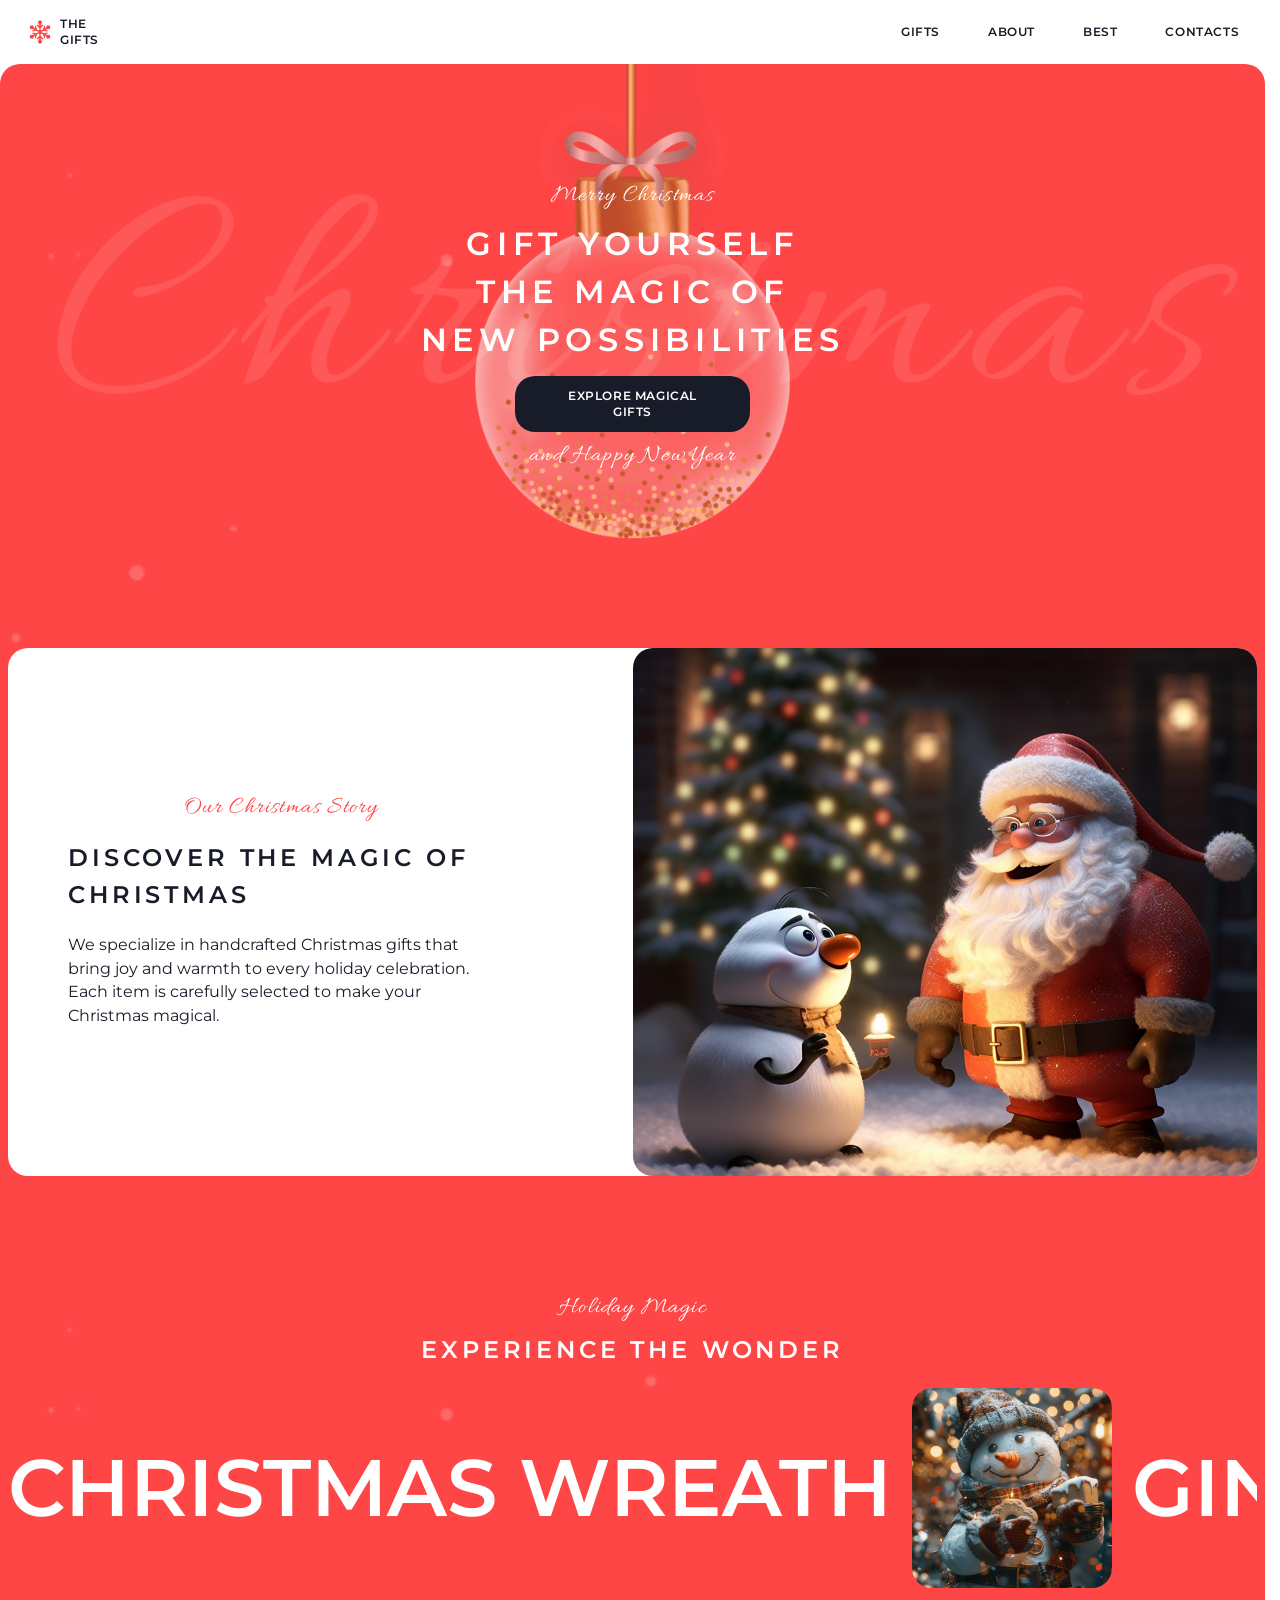
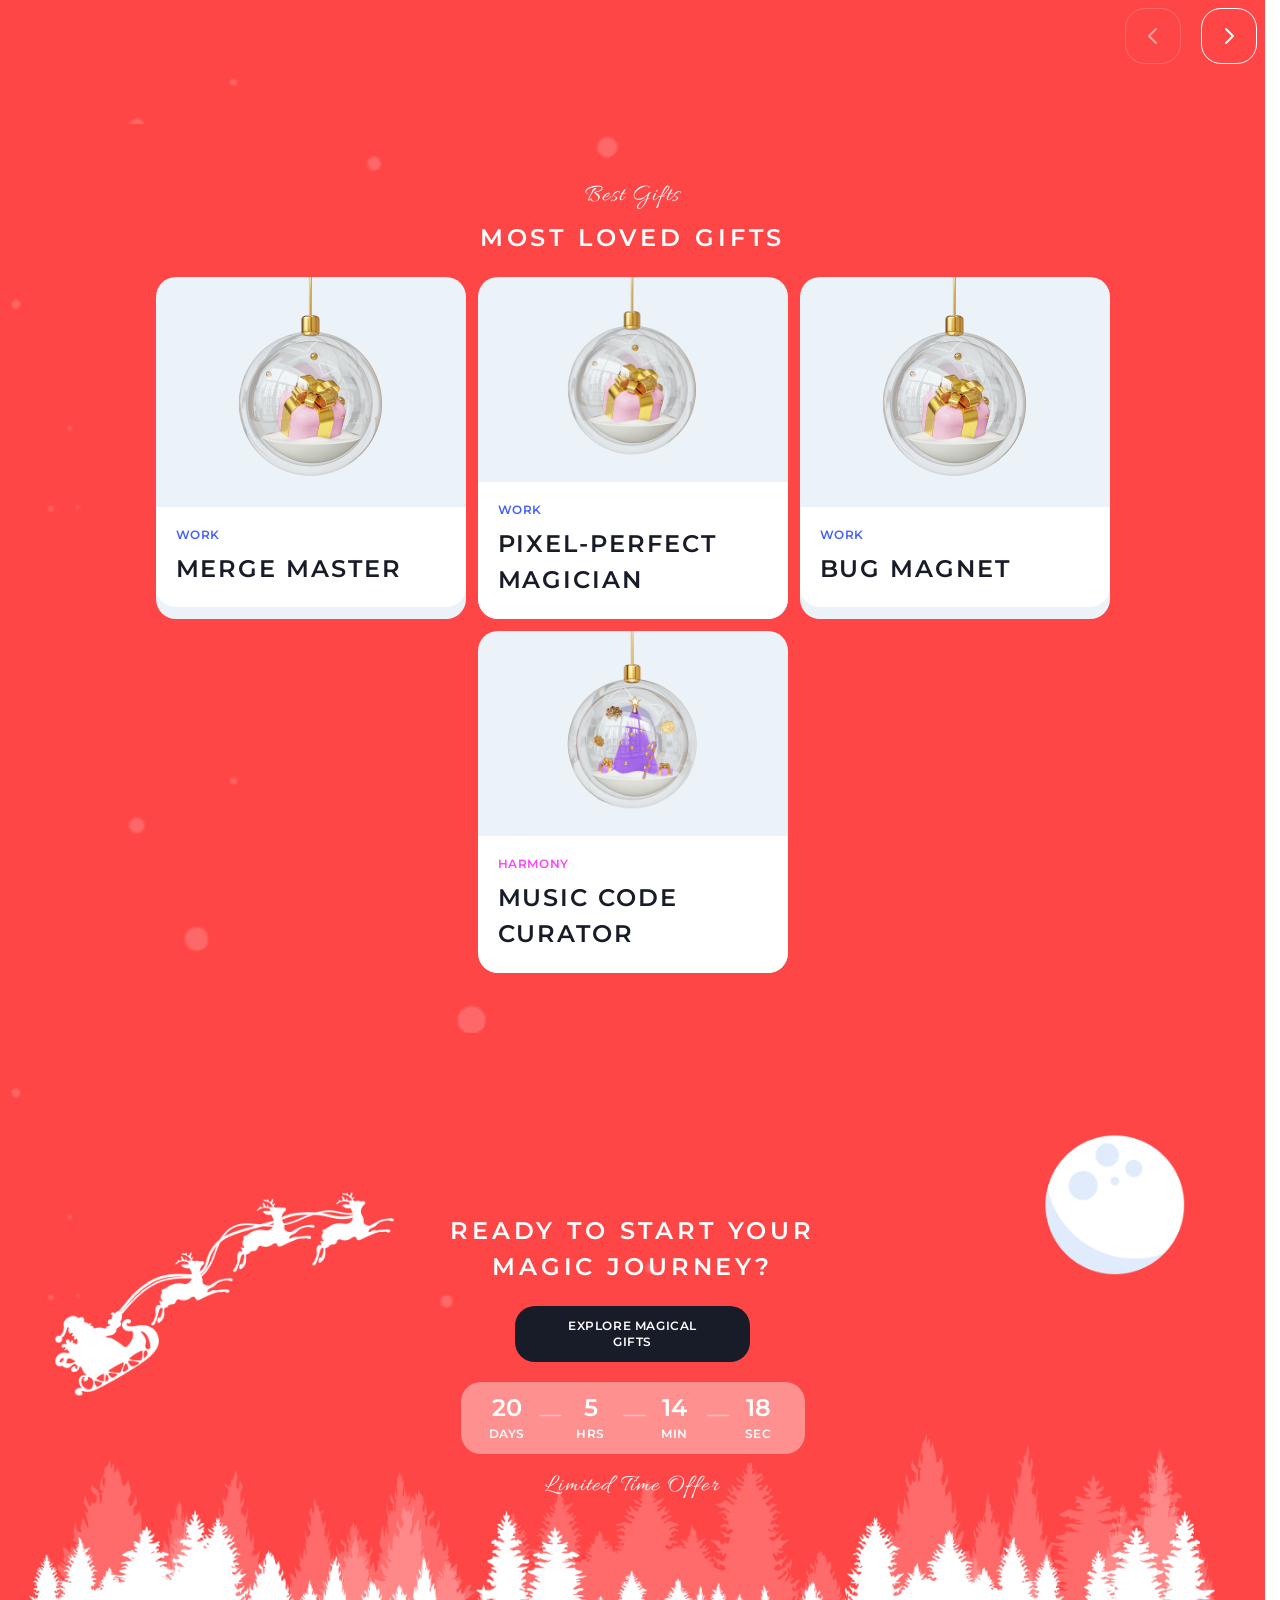
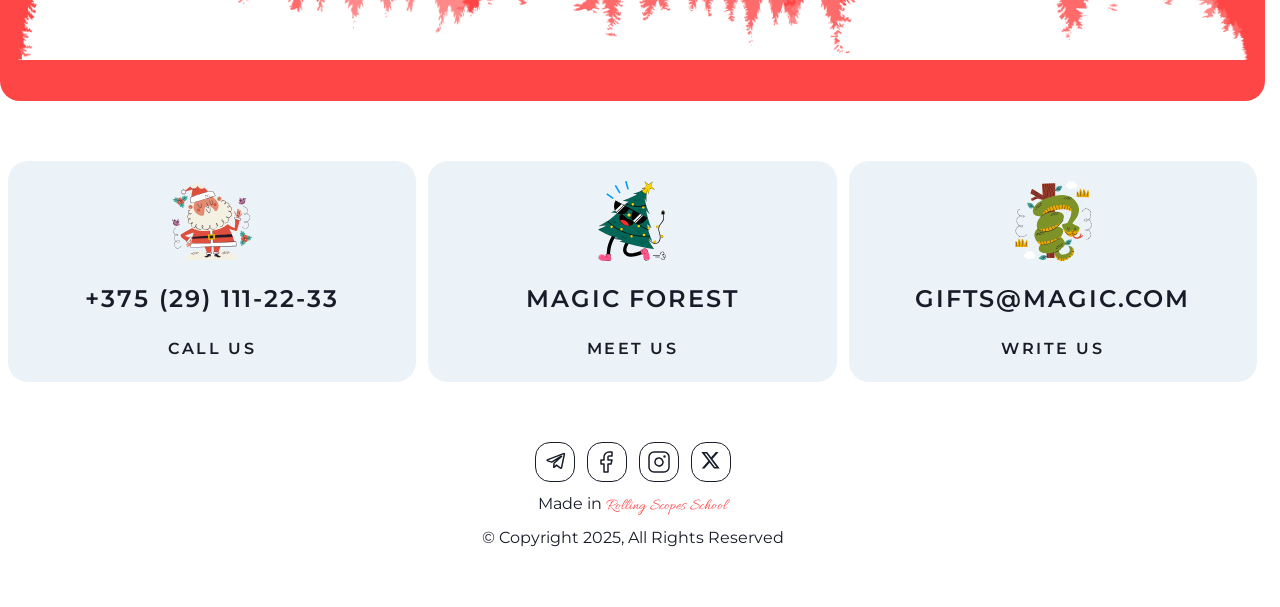
<file: christmas-shop/index.html>
<!DOCTYPE html>
<html lang="en">
<head>
    <meta charset="UTF-8">
    <meta name="viewport" content="width=device-width, initial-scale=1.0">
    <title>Christmas Shop</title>
    <link rel="icon" href="assets/snowflake.svg" type="image/svg+xml">
    <link rel="preconnect" href="https://fonts.googleapis.com">
    <link rel="preconnect" href="https://fonts.gstatic.com" crossorigin>
    <link href="https://fonts.googleapis.com/css2?family=Allura&family=Montserrat:wght@400;600;700&display=swap" rel="stylesheet">
    <link rel="stylesheet" href="css/style.css">
    <link rel="stylesheet" href="css/header.css">
</head>
<body>
    <div class="page-container">
        <!-- Header -->
        <header class="header">
            <div class="header-container">
                <a href="index.html" class="logo">
                    <img src="assets/snowflake.svg" alt="The Gifts Logo">
                    <span class="action-small" style="color: #181C29;">THE GIFTS</span>
                </a>
                <div class="nav-container">
                    <nav class="nav-items" id="nav-menu">
                        <a href="gifts.html" class="nav-item">
                            <span class="action-small nav-link-text">GIFTS</span>
                        </a>
                        <a href="#about" class="nav-item">
                            <span class="action-small nav-link-text">ABOUT</span>
                        </a>
                        <a href="#best-gifts" class="nav-item">
                            <span class="action-small nav-link-text">BEST</span>
                        </a>
                        <a href="#footer" class="nav-item">
                            <span class="action-small nav-link-text">CONTACTS</span>
                        </a>
                    </nav>
                </div>
                <button class="Burger" aria-label="Toggle menu">
                    <span></span>
                    <span></span>
                    <span></span>
                </button>
            </div>
        </header>

        <!-- Hero Section -->
        <section id="hero" class="hero">
            <div class="hero-container">
                <p class="caption">Merry Christmas</p>
                <h1 class="header-1">GIFT YOURSELF THE MAGIC OF NEW POSSIBILITIES</h1>
                <a href="gifts.html" class="btn-explore">
                    <span class="action-small" style="color: #FFFFFF;">Explore Magical Gifts</span>
                </a>
                <p class="caption">and Happy New Year</p>
            </div>
        </section>

        <!-- About Section -->
        <section id="about" class="about">
            <div class="about-container">
                <div class="about-content">
                    <div class="about-inner">
                        <p class="caption">Our Christmas Story</p>
                        <h2 class="header-2">DISCOVER THE MAGIC OF CHRISTMAS</h2>
                        <p class="paragraph">We specialize in handcrafted Christmas gifts that bring joy and warmth to every holiday celebration. Each item is carefully selected to make your Christmas magical.</p>
                    </div>
                </div>
                <div class="about-image">
                    <img src="assets/images/Home/About%20Section/santa.png" alt="Santa">
                </div>
            </div>
        </section>

        <!-- Slider Section -->
        <section id="slider" class="slider">
            <div class="slider-container">
                <div class="slider-header">
                    <p class="caption">Holiday Magic</p>
                    <h2 class="header-2">Experience the Wonder</h2>
                </div>
                <div class="slider-viewport">
                    <div class="slider-track">
                        <div class="slider-item">
                            <span class="slider-text">CHRISTMAS WREATH</span>
                        </div>
                        <div class="slider-item">
                            <div class="slider-image-container">
                                <img src="assets/images/snowman.png" alt="Snowman">
                            </div>
                        </div>
                        <div class="slider-item">
                            <span class="slider-text">GINGERBREAD HOUSE</span>
                        </div>
                        <div class="slider-item">
                            <div class="slider-image-container">
                                <img src="assets/images/christmas-trees.png" alt="Christmas Trees">
                            </div>
                        </div>
                        <div class="slider-item">
                            <span class="slider-text">CHRISTMAS STOCKING</span>
                        </div>
                        <div class="slider-item">
                            <div class="slider-image-container">
                                <img src="assets/images/christmas-tree-ball.png" alt="Christmas Tree Ball">
                            </div>
                        </div>
                        <div class="slider-item">
                            <span class="slider-text">NUTCRACKER</span>
                        </div>
                        <div class="slider-item">
                            <div class="slider-image-container">
                                <img src="assets/images/fairytale-house.png" alt="Fairytale House">
                            </div>
                        </div>
                        <div class="slider-item">
                            <span class="slider-text">HOLLY BRANCH</span>
                        </div>
                        <div class="slider-item">
                            <div class="slider-image-container">
                                <img src="assets/images/santa.png" alt="Santa">
                            </div>
                        </div>
                        <div class="slider-item">
                            <span class="slider-text">CHRISTMAS LIGHTS</span>
                        </div>
                        <div class="slider-item">
                            <div class="slider-image-container">
                                <img src="assets/images/christmas-trees.png" alt="Christmas Trees">
                            </div>
                        </div>
                        <div class="slider-item">
                            <span class="slider-text">MISTLETOE</span>
                        </div>
                        <div class="slider-item">
                            <div class="slider-image-container">
                                <img src="assets/images/snowman.png" alt="Snowman">
                            </div>
                        </div>
                        <div class="slider-item">
                            <span class="slider-text">GIFT BOX</span>
                        </div>
                        <div class="slider-item">
                            <div class="slider-image-container">
                                <img src="assets/images/fairytale-house.png" alt="Fairytale House">
                            </div>
                        </div>
                    </div>
                </div>
                <div class="slider-controls">
                    <button class="slider-btn prev-btn" aria-label="Previous slide">
                        <svg width="24" height="24" viewBox="0 0 24 24" fill="none">
                            <path d="M15 19L8 12L15 5" stroke="white" stroke-width="2" stroke-linecap="round" stroke-linejoin="round"/>
                        </svg>
                    </button>
                    <button class="slider-btn next-btn" aria-label="Next slide">
                        <svg width="24" height="24" viewBox="0 0 24 24" fill="none">
                            <path d="M9 5L16 12L9 19" stroke="white" stroke-width="2" stroke-linecap="round" stroke-linejoin="round"/>
                        </svg>
                    </button>
                </div>
            </div>
        </section>

        <!-- Best Gifts Section -->
        <section id="best-gifts" class="best-gifts">
            <div class="best-gifts-container">
                <div class="section-header">
                    <p class="caption">Best Gifts</p>
                    <h2 class="header-2">Most Loved Gifts</h2>
                </div>
                <div class="gifts-grid">
                    <div class="gift-card" tabindex="0">
                        <div class="gift-card-image">
                            <img src="assets/images/gift-for-work.png" alt="Christmas Office Decor Set">
                        </div>
                        <div class="gift-card-content">
                            <span class="gift-tag header-4" data-tag="work">FOR WORK</span>
                            <p class="header-3">Christmas Office Decor Set</p>
                        </div>
                    </div>
                    <div class="gift-card" tabindex="0">
                        <div class="gift-card-image">
                            <img src="assets/images/gift-for-health.png" alt="Herbal Christmas Tea Collection">
                        </div>
                        <div class="gift-card-content">
                            <span class="gift-tag header-4" data-tag="health">FOR HEALTH</span>
                            <p class="header-3">Herbal Christmas Tea Collection</p>
                        </div>
                    </div>
                    <div class="gift-card" tabindex="0">
                        <div class="gift-card-image">
                            <img src="assets/images/gift-for-work.png" alt="Personalized Christmas Ornament">
                        </div>
                        <div class="gift-card-content">
                            <span class="gift-tag header-4" data-tag="work">FOR WORK</span>
                            <p class="header-3">Personalized Christmas Ornament</p>
                        </div>
                    </div>
                    <div class="gift-card" tabindex="0">
                        <div class="gift-card-image">
                            <img src="assets/images/gift-for-harmony.png" alt="Family Matching Christmas Pajamas">
                        </div>
                        <div class="gift-card-content">
                            <span class="gift-tag header-4" data-tag="harmony">FOR HARMONY</span>
                            <p class="header-3">Family Matching Christmas Pajamas</p>
                        </div>
                    </div>
                </div>
            </div>
        </section>

        <!-- CTA Section -->
        <section id="cta" class="cta">
            <div class="cta-container">
                <div class="cta-content">
                    <h2 class="header-2">READY TO START YOUR MAGIC JOURNEY?</h2>
                    <a href="gifts.html" class="btn-explore">
                        <span class="action-small" style="color: #FFFFFF;">Explore Magical Gifts</span>
                    </a>
                    <div class="countdown">
                        <div class="countdown-item">
                            <span class="countdown-number">00</span>
                            <span class="countdown-label">DAYS</span>
                        </div>
                        <span class="countdown-separator">|</span>
                        <div class="countdown-item">
                            <span class="countdown-number">00</span>
                            <span class="countdown-label">HRS</span>
                        </div>
                        <span class="countdown-separator">|</span>
                        <div class="countdown-item">
                            <span class="countdown-number">00</span>
                            <span class="countdown-label">MIN</span>
                        </div>
                        <span class="countdown-separator">|</span>
                        <div class="countdown-item">
                            <span class="countdown-number">00</span>
                            <span class="countdown-label">SEC</span>
                        </div>
                    </div>
                    <div class="cta-caption-block">
                        <p class="caption">Limited Time Offer</p>
                    </div>
                </div>
            </div>
        </section>

        <!-- Footer -->
        <footer id="footer" class="footer">
            <div class="footer-container">
                <div class="footer-cards">
                    <a href="tel:+15551234567" class="footer-card" aria-label="Call us">
                        <div class="footer-card-icon">
                            <img src="assets/images/Home/footer/santa-claus.svg" alt="Santa Claus icon">
                        </div>
                        <h3 class="header-3 footer-card-text">+375 (29) 111-22-33</h3>
                        <p class="action-large footer-card-title">CALL US</p>
                    </a>
                    <a href="mailto:northpole@christmas.shop" class="footer-card" aria-label="Write to us">
                        <div class="footer-card-icon">
                            <img src="assets/images/Home/footer/christmas-tree.svg" alt="Christmas Tree icon">
                        </div>
                        <h3 class="header-3 footer-card-text">MAGIC FOREST</h3>
                        <p class="action-large footer-card-title">MEET US</p>
                    </a>
                    <a href="https://maps.google.com/?q=North+Pole" target="_blank" rel="noopener noreferrer" class="footer-card" aria-label="Visit us">
                        <div class="footer-card-icon">
                            <img src="assets/images/Home/footer/snake.svg" alt="Snake icon">
                        </div>
                        <h3 class="header-3 footer-card-text">GIFTS@MAGIC.COM</h3>
                        <p class="action-large footer-card-title">WRITE US</p>
                    </a>
                </div>
                <div class="footer-bottom">
                    <div class="footer-socials">
                        <a href="#" class="social-icon" aria-label="Telegram">
                            <svg width="24" height="24" viewBox="0 0 24 24" fill="none" xmlns="http://www.w3.org/2000/svg" style="color: #181C29;">
                                <path d="M21.19 5.11L18.55 17.55C18.41 18.17 18.04 18.32 17.52 18.03L13.48 15.06L11.53 16.94C11.31 17.16 11.13 17.34 10.72 17.34L11.01 13.23L18.49 6.47C18.82 6.18 18.41 6.02 17.97 6.31L8.73 12.13L4.74 10.88C3.87 10.61 3.86 10.01 4.92 9.59L20.5 3.58C21.22 3.31 21.85 3.73 21.19 5.11Z" stroke="currentColor" stroke-width="1.5" stroke-linecap="round" stroke-linejoin="round"/>
                            </svg>
                        </a>
                        <a href="#" class="social-icon" aria-label="Facebook">
                            <svg width="24" height="24" viewBox="0 0 24 24" fill="none" xmlns="http://www.w3.org/2000/svg" style="color: #181C29;">
                                <path d="M17 2H14C12.6739 2 11.4021 2.52678 10.4645 3.46447C9.52678 4.40215 9 5.67392 9 7V10H6V14H9V22H13V14H16L17 10H13V7C13 6.73478 13.1054 6.48043 13.2929 6.29289C13.4804 6.10536 13.7348 6 14 6H17V2Z" stroke="currentColor" stroke-width="1.5" stroke-linecap="round" stroke-linejoin="round"/>
                            </svg>
                        </a>
                        <a href="#" class="social-icon" aria-label="Instagram">
                            <svg width="24" height="24" viewBox="0 0 24 24" fill="none" xmlns="http://www.w3.org/2000/svg" style="color: #181C29;">
                                <path d="M17 2H7C4.23858 2 2 4.23858 2 7V17C2 19.7614 4.23858 22 7 22H17C19.7614 22 22 19.7614 22 17V7C22 4.23858 19.7614 2 17 2Z" stroke="currentColor" stroke-width="1.5" stroke-linecap="round" stroke-linejoin="round"/>
                                <path d="M16 11.37C16.1234 12.2022 15.9813 13.0522 15.5938 13.799C15.2063 14.5458 14.5931 15.1514 13.8416 15.5297C13.0901 15.9079 12.2384 16.0416 11.4078 15.9118C10.5771 15.782 9.8053 15.3947 9.20189 14.8054C8.59848 14.2161 8.19148 13.4542 8.03717 12.6276C7.88286 11.801 7.98801 10.9489 8.33754 10.2019C8.68706 9.45495 9.26333 8.84755 9.98552 8.46594C10.7077 8.08434 11.5391 7.94522 12.3598 8.06825C13.199 8.19472 13.9716 8.57242 14.57 9.14371C15.1685 9.715 15.5645 10.45 15.7 11.23L16 11.37Z" stroke="currentColor" stroke-width="1.5" stroke-linecap="round" stroke-linejoin="round"/>
                                <circle cx="17.5" cy="6.5" r="0.5" fill="currentColor" stroke="currentColor" stroke-width="1.5"/>
                            </svg>
                        </a>
                        <a href="#" class="social-icon" aria-label="X">
                            <svg width="24" height="24" viewBox="0 0 24 24" fill="none" xmlns="http://www.w3.org/2000/svg" style="color: #181C29;">
                                <path d="M16.8198 2H19.6418L13.4848 9.037L20.7288 18.6H15.0508L10.6028 12.786L5.51485 18.6H2.69085L9.27585 11.074L2.33285 2H8.15585L12.1768 7.311L16.8198 2ZM15.8298 16.91H17.3918L7.31485 3.591H5.63885L15.8298 16.91Z" fill="#181C29"/>
                            </svg>
                        </a>
                    </div>
                    <p class="footer-paragraph">Made in <a href="https://rs.school" target="_blank" rel="noopener noreferrer">Rolling Scopes School</a></p>
                    <p class="footer-caption">© Copyright 2025, All Rights Reserved</p>
                </div>
            </div>
        </footer>
    </div>

    <!-- Modal Window -->
    <div id="gift-modal" class="modal-overlay">
        <div class="modal-content">
            <button class="modal-close" aria-label="Close modal">&times;</button>
            <div class="modal-body">
                <div class="modal-image">
                    <img src="assets/images/gift-for-work.png" alt="Gift Preview" id="modal-img">
                </div>
                <div class="modal-info">
                    <span class="gift-tag header-4" id="modal-tag"></span>
                    <h3 class="header-3" id="modal-title">Gift Name</h3>
                    <p class="paragraph" id="modal-description"></p>
                    <div id="modal-powers"></div>
                </div>
            </div>
        </div>
    </div>

    <script src="js/script.js"></script>
</body>
</html>
</file>
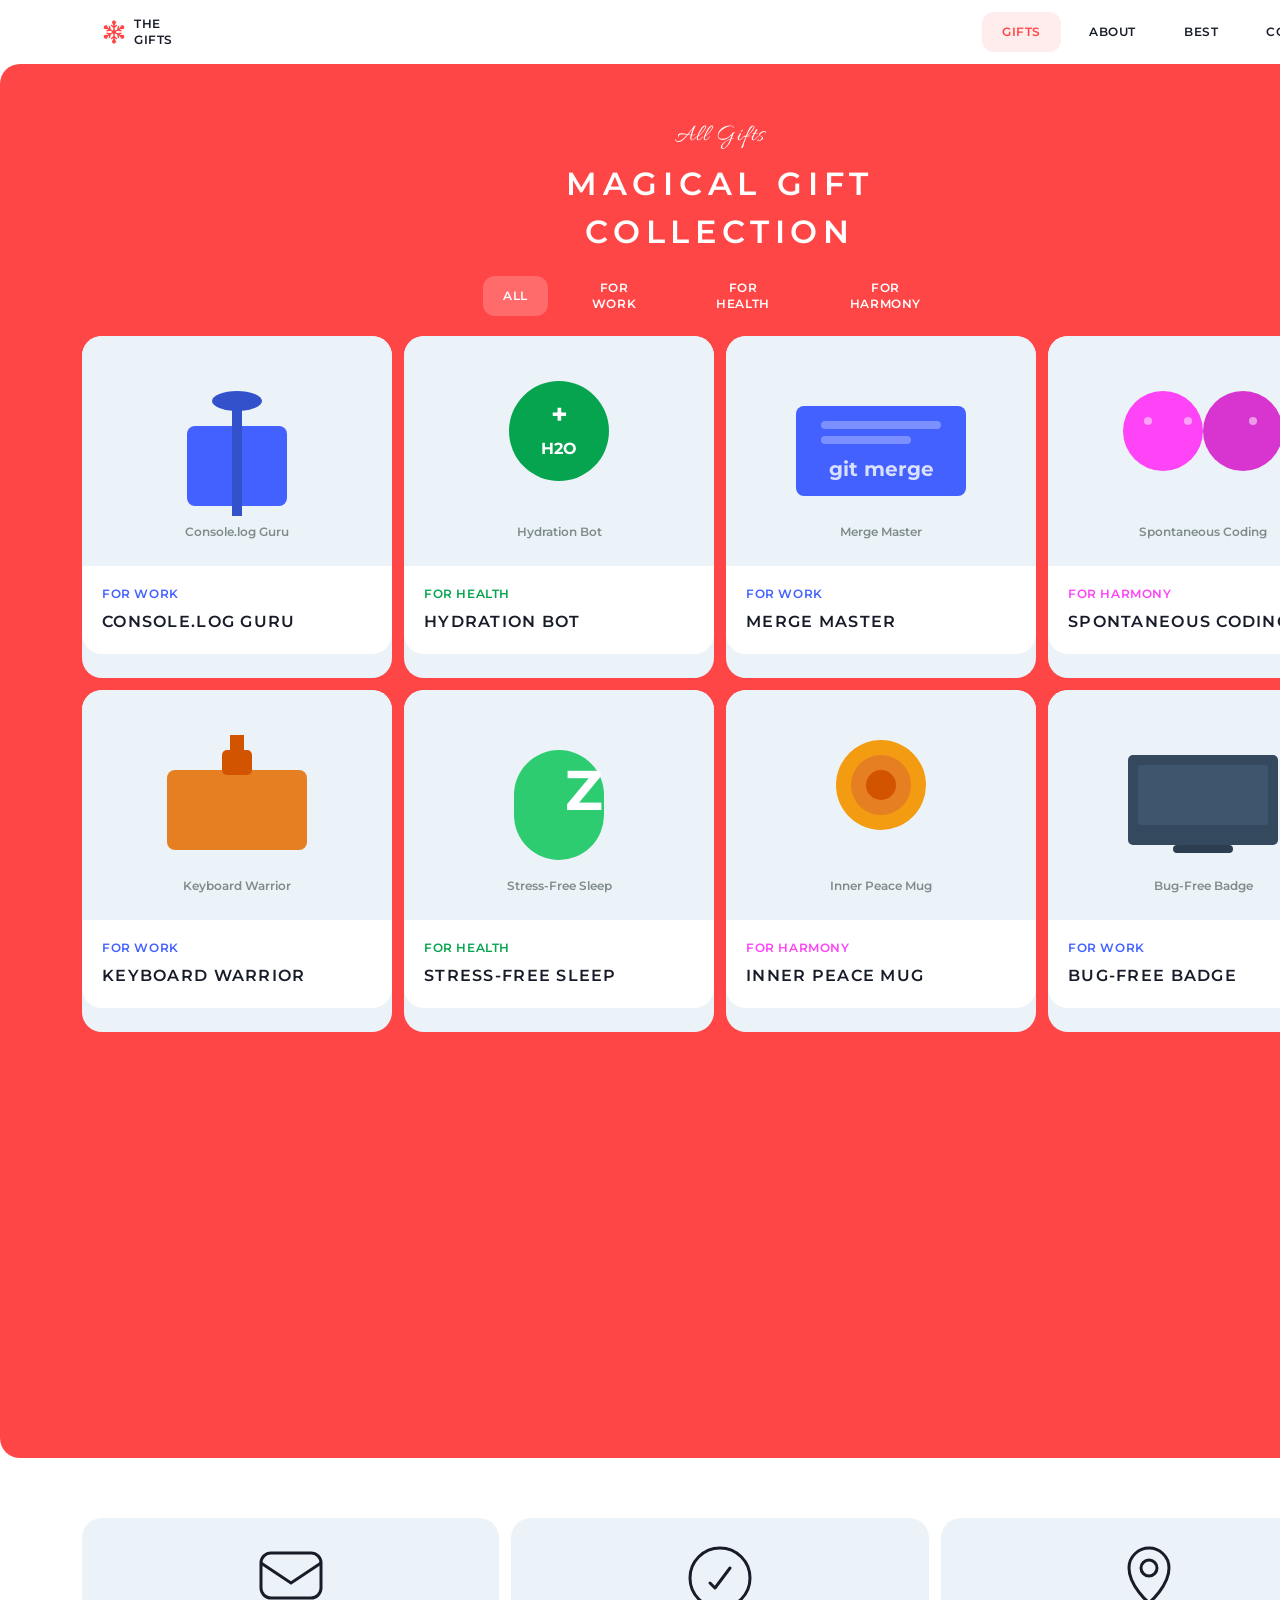
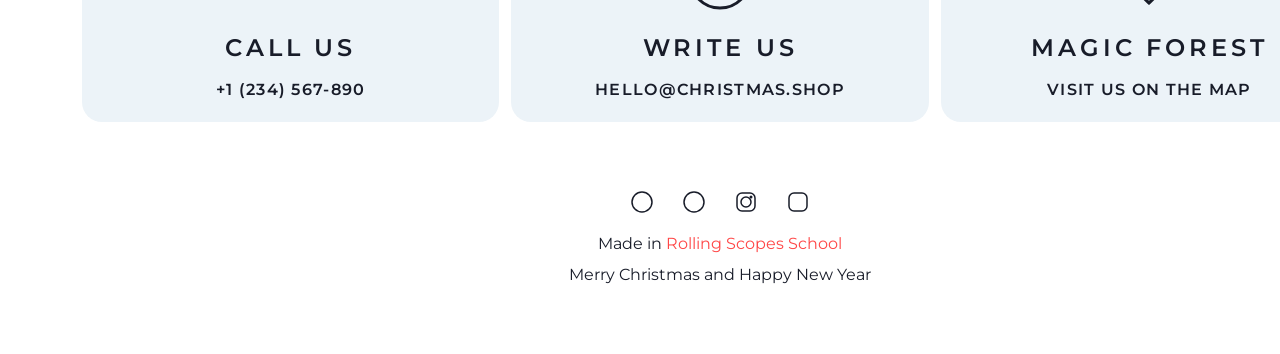
<file: gifts.html>
<!DOCTYPE html>
<html lang="en">
<head>
    <meta charset="UTF-8">
    <meta name="viewport" content="width=device-width, initial-scale=1.0">
    <title>Gifts - Christmas Shop</title>
    <link rel="icon" href="assets/snowflake.svg" type="image/svg+xml">
    <link rel="preconnect" href="https://fonts.googleapis.com">
    <link rel="preconnect" href="https://fonts.gstatic.com" crossorigin>
    <link href="https://fonts.googleapis.com/css2?family=Allura&family=Montserrat:wght@400;600&display=swap" rel="stylesheet">
    <link rel="stylesheet" href="css/style.css">
</head>
<body>
    <div class="page-container">
        <!-- Header -->
        <header class="header">
            <div class="header-container">
                <a href="index.html" class="logo">
                    <img src="assets/snowflake.svg" alt="The Gifts Logo">
                    <span class="action-small" style="color: #181C29;">THE GIFTS</span>
                </a>
                <div class="nav-container">
                    <nav class="nav-items">
                        <a href="gifts.html" class="nav-item active">
                            <span class="action-small nav-link-text">GIFTS</span>
                        </a>
                        <a href="index.html#about" class="nav-item">
                            <span class="action-small nav-link-text">ABOUT</span>
                        </a>
                        <a href="index.html#best-gifts" class="nav-item">
                            <span class="action-small nav-link-text">BEST</span>
                        </a>
                        <a href="#footer" class="nav-item">
                            <span class="action-small nav-link-text">CONTACTS</span>
                        </a>
                    </nav>
                </div>
            </div>
        </header>

        <!-- Gifts Page Content -->
        <main class="gifts-page">
            <section id="gifts" class="gifts-section">
                <div class="gifts-section-container">
                    <div class="gifts-section-header">
                        <p class="caption" style="color: #FFFFFF;">All Gifts</p>
                        <h1 class="header-1">Magical Gift Collection</h1>
                    </div>

                    <div class="tabs">
                        <button class="tab active" data-category="all">ALL</button>
                        <button class="tab" data-category="work">FOR WORK</button>
                        <button class="tab" data-category="health">FOR HEALTH</button>
                        <button class="tab" data-category="harmony">FOR HARMONY</button>
                    </div>

                    <div class="gifts-page-grid">
                        <!-- Card 1: FOR WORK -->
                        <div class="gift-card" data-category="work" tabindex="0">
                            <div class="gift-card-image">
                                <svg width="310" height="230" viewBox="0 0 310 230" xmlns="http://www.w3.org/2000/svg">
                                    <rect width="310" height="230" fill="#ECF3F8"/>
                                    <rect x="105" y="90" width="100" height="80" rx="8" fill="#4361FF"/>
                                    <rect x="150" y="60" width="10" height="120" fill="#3451CC"/>
                                    <ellipse cx="155" cy="65" rx="25" ry="10" fill="#3451CC"/>
                                    <text x="50%" y="200" text-anchor="middle" fill="#7f8c8d" font-size="12" font-family="Montserrat, sans-serif" font-weight="600">Console.log Guru</text>
                                </svg>
                            </div>
                            <div class="gift-card-content">
                                <span class="gift-tag header-4" data-tag="work">FOR WORK</span>
                                <h3 class="header-3">Console.log Guru</h3>
                            </div>
                        </div>

                        <!-- Card 2: FOR HEALTH -->
                        <div class="gift-card" data-category="health" tabindex="0">
                            <div class="gift-card-image">
                                <svg width="310" height="230" viewBox="0 0 310 230" xmlns="http://www.w3.org/2000/svg">
                                    <rect width="310" height="230" fill="#ECF3F8"/>
                                    <circle cx="155" cy="95" r="50" fill="#06A44F"/>
                                    <text x="155" y="88" text-anchor="middle" fill="white" font-size="28" font-weight="bold">+</text>
                                    <text x="155" y="118" text-anchor="middle" fill="white" font-size="16" font-weight="bold">H2O</text>
                                    <text x="50%" y="200" text-anchor="middle" fill="#7f8c8d" font-size="12" font-family="Montserrat, sans-serif" font-weight="600">Hydration Bot</text>
                                </svg>
                            </div>
                            <div class="gift-card-content">
                                <span class="gift-tag header-4" data-tag="health">FOR HEALTH</span>
                                <h3 class="header-3">Hydration Bot</h3>
                            </div>
                        </div>

                        <!-- Card 3: FOR WORK -->
                        <div class="gift-card" data-category="work" tabindex="0">
                            <div class="gift-card-image">
                                <svg width="310" height="230" viewBox="0 0 310 230" xmlns="http://www.w3.org/2000/svg">
                                    <rect width="310" height="230" fill="#ECF3F8"/>
                                    <rect x="70" y="70" width="170" height="90" rx="8" fill="#4361FF"/>
                                    <rect x="95" y="85" width="120" height="8" rx="4" fill="rgba(255,255,255,0.3)"/>
                                    <rect x="95" y="100" width="90" height="8" rx="4" fill="rgba(255,255,255,0.3)"/>
                                    <text x="50%" y="140" text-anchor="middle" fill="rgba(255,255,255,0.8)" font-size="20" font-weight="bold">git merge</text>
                                    <text x="50%" y="200" text-anchor="middle" fill="#7f8c8d" font-size="12" font-family="Montserrat, sans-serif" font-weight="600">Merge Master</text>
                                </svg>
                            </div>
                            <div class="gift-card-content">
                                <span class="gift-tag header-4" data-tag="work">FOR WORK</span>
                                <h3 class="header-3">Merge Master</h3>
                            </div>
                        </div>

                        <!-- Card 4: FOR HARMONY -->
                        <div class="gift-card" data-category="harmony" tabindex="0">
                            <div class="gift-card-image">
                                <svg width="310" height="230" viewBox="0 0 310 230" xmlns="http://www.w3.org/2000/svg">
                                    <rect width="310" height="230" fill="#ECF3F8"/>
                                    <circle cx="115" cy="95" r="40" fill="#FF43F7"/>
                                    <circle cx="195" cy="95" r="40" fill="#D835D0"/>
                                    <circle cx="100" cy="85" r="4" fill="rgba(255,255,255,0.5)"/>
                                    <circle cx="140" cy="85" r="4" fill="rgba(255,255,255,0.5)"/>
                                    <circle cx="205" cy="85" r="4" fill="rgba(255,255,255,0.5)"/>
                                    <text x="50%" y="200" text-anchor="middle" fill="#7f8c8d" font-size="12" font-family="Montserrat, sans-serif" font-weight="600">Spontaneous Coding</text>
                                </svg>
                            </div>
                            <div class="gift-card-content">
                                <span class="gift-tag header-4" data-tag="harmony">FOR HARMONY</span>
                                <h3 class="header-3">Spontaneous Coding</h3>
                            </div>
                        </div>

                        <!-- Card 5: FOR WORK -->
                        <div class="gift-card" data-category="work" tabindex="0">
                            <div class="gift-card-image">
                                <svg width="310" height="230" viewBox="0 0 310 230" xmlns="http://www.w3.org/2000/svg">
                                    <rect width="310" height="230" fill="#ECF3F8"/>
                                    <rect x="85" y="80" width="140" height="80" rx="8" fill="#E67E22"/>
                                    <rect x="140" y="60" width="30" height="25" rx="5" fill="#D35400"/>
                                    <rect x="148" y="45" width="14" height="20" fill="#D35400"/>
                                    <text x="50%" y="200" text-anchor="middle" fill="#7f8c8d" font-size="12" font-family="Montserrat, sans-serif" font-weight="600">Keyboard Warrior</text>
                                </svg>
                            </div>
                            <div class="gift-card-content">
                                <span class="gift-tag header-4" data-tag="work">FOR WORK</span>
                                <h3 class="header-3">Keyboard Warrior</h3>
                            </div>
                        </div>

                        <!-- Card 6: FOR HEALTH -->
                        <div class="gift-card" data-category="health" tabindex="0">
                            <div class="gift-card-image">
                                <svg width="310" height="230" viewBox="0 0 310 230" xmlns="http://www.w3.org/2000/svg">
                                    <rect width="310" height="230" fill="#ECF3F8"/>
                                    <rect x="110" y="60" width="90" height="110" rx="45" fill="#2ECC71"/>
                                    <text x="180" y="120" text-anchor="middle" fill="white" font-size="56" font-weight="bold">Z</text>
                                    <text x="50%" y="200" text-anchor="middle" fill="#7f8c8d" font-size="12" font-family="Montserrat, sans-serif" font-weight="600">Stress-Free Sleep</text>
                                </svg>
                            </div>
                            <div class="gift-card-content">
                                <span class="gift-tag header-4" data-tag="health">FOR HEALTH</span>
                                <h3 class="header-3">Stress-Free Sleep</h3>
                            </div>
                        </div>

                        <!-- Card 7: FOR HARMONY -->
                        <div class="gift-card" data-category="harmony" tabindex="0">
                            <div class="gift-card-image">
                                <svg width="310" height="230" viewBox="0 0 310 230" xmlns="http://www.w3.org/2000/svg">
                                    <rect width="310" height="230" fill="#ECF3F8"/>
                                    <circle cx="155" cy="95" r="45" fill="#F39C12"/>
                                    <circle cx="155" cy="95" r="30" fill="#E67E22"/>
                                    <circle cx="155" cy="95" r="15" fill="#D35400"/>
                                    <text x="50%" y="200" text-anchor="middle" fill="#7f8c8d" font-size="12" font-family="Montserrat, sans-serif" font-weight="600">Inner Peace Mug</text>
                                </svg>
                            </div>
                            <div class="gift-card-content">
                                <span class="gift-tag header-4" data-tag="harmony">FOR HARMONY</span>
                                <h3 class="header-3">Inner Peace Mug</h3>
                            </div>
                        </div>

                        <!-- Card 8: FOR WORK -->
                        <div class="gift-card" data-category="work" tabindex="0">
                            <div class="gift-card-image">
                                <svg width="310" height="230" viewBox="0 0 310 230" xmlns="http://www.w3.org/2000/svg">
                                    <rect width="310" height="230" fill="#ECF3F8"/>
                                    <rect x="80" y="65" width="150" height="90" rx="5" fill="#34495E"/>
                                    <rect x="90" y="75" width="130" height="60" rx="2" fill="#3D566E"/>
                                    <rect x="125" y="155" width="60" height="8" rx="4" fill="#2C3E50"/>
                                    <text x="50%" y="200" text-anchor="middle" fill="#7f8c8d" font-size="12" font-family="Montserrat, sans-serif" font-weight="600">Bug-Free Badge</text>
                                </svg>
                            </div>
                            <div class="gift-card-content">
                                <span class="gift-tag header-4" data-tag="work">FOR WORK</span>
                                <h3 class="header-3">Bug-Free Badge</h3>
                            </div>
                        </div>
                    </div>
                </div>
            </section>
        </main>

        <!-- Footer -->
        <footer id="footer" class="footer">
            <div class="footer-container">
                <div class="footer-cards">
                    <div class="footer-card" tabindex="0">
                        <div class="footer-card-icon">
                            <svg width="80" height="80" viewBox="0 0 80 80" xmlns="http://www.w3.org/2000/svg">
                                <rect x="10" y="15" width="60" height="45" rx="10" fill="none" stroke="#181C29" stroke-width="3"/>
                                <path d="M10 25 L40 45 L70 25" fill="none" stroke="#181C29" stroke-width="3"/>
                            </svg>
                        </div>
                        <h4 class="action-large footer-card-title">CALL US</h4>
                        <p class="header-3 footer-card-text">+1 (234) 567-890</p>
                    </div>
                    <div class="footer-card" tabindex="0">
                        <div class="footer-card-icon">
                            <svg width="80" height="80" viewBox="0 0 80 80" xmlns="http://www.w3.org/2000/svg">
                                <circle cx="40" cy="40" r="30" fill="none" stroke="#181C29" stroke-width="3"/>
                                <path d="M30 45 L35 50 L50 30" fill="none" stroke="#181C29" stroke-width="3" stroke-linecap="round" stroke-linejoin="round"/>
                            </svg>
                        </div>
                        <h4 class="action-large footer-card-title">WRITE US</h4>
                        <p class="header-3 footer-card-text">hello@christmas.shop</p>
                    </div>
                    <div class="footer-card" tabindex="0">
                        <div class="footer-card-icon">
                            <svg width="80" height="80" viewBox="0 0 80 80" xmlns="http://www.w3.org/2000/svg">
                                <path d="M40 10 C30 10 20 18 20 30 C20 48 40 65 40 65 C40 65 60 48 60 30 C60 18 50 10 40 10 Z" fill="none" stroke="#181C29" stroke-width="3"/>
                                <circle cx="40" cy="30" r="8" fill="none" stroke="#181C29" stroke-width="3"/>
                            </svg>
                        </div>
                        <h4 class="action-large footer-card-title">MAGIC FOREST</h4>
                        <p class="header-3 footer-card-text">Visit us on the map</p>
                    </div>
                </div>
                <div class="footer-bottom">
                    <div class="footer-socials">
                        <a href="#" class="social-icon" aria-label="Telegram">
                            <svg width="24" height="24" viewBox="0 0 24 24" xmlns="http://www.w3.org/2000/svg">
                                <circle cx="12" cy="12" r="10" fill="none" stroke="#181C29" stroke-width="1.5"/>
                            </svg>
                        </a>
                        <a href="#" class="social-icon" aria-label="Facebook">
                            <svg width="24" height="24" viewBox="0 0 24 24" xmlns="http://www.w3.org/2000/svg">
                                <circle cx="12" cy="12" r="10" fill="none" stroke="#181C29" stroke-width="1.5"/>
                            </svg>
                        </a>
                        <a href="#" class="social-icon" aria-label="Instagram">
                            <svg width="24" height="24" viewBox="0 0 24 24" xmlns="http://www.w3.org/2000/svg">
                                <rect x="3" y="3" width="18" height="18" rx="5" fill="none" stroke="#181C29" stroke-width="1.5"/>
                                <circle cx="12" cy="12" r="5" fill="none" stroke="#181C29" stroke-width="1.5"/>
                                <circle cx="17" cy="7" r="1.5" fill="#181C29"/>
                            </svg>
                        </a>
                        <a href="#" class="social-icon" aria-label="X">
                            <svg width="24" height="24" viewBox="0 0 24 24" xmlns="http://www.w3.org/2000/svg">
                                <rect x="3" y="3" width="18" height="18" rx="5" fill="none" stroke="#181C29" stroke-width="1.5"/>
                            </svg>
                        </a>
                    </div>
                    <p class="footer-paragraph">Made in <a href="https://rs.school" target="_blank" rel="noopener noreferrer">Rolling Scopes School</a></p>
                    <p class="footer-caption">Merry Christmas and Happy New Year</p>
                </div>
            </div>
        </footer>
    </div>
    <script src="js/script.js"></script>
</body>
</html>
</file>
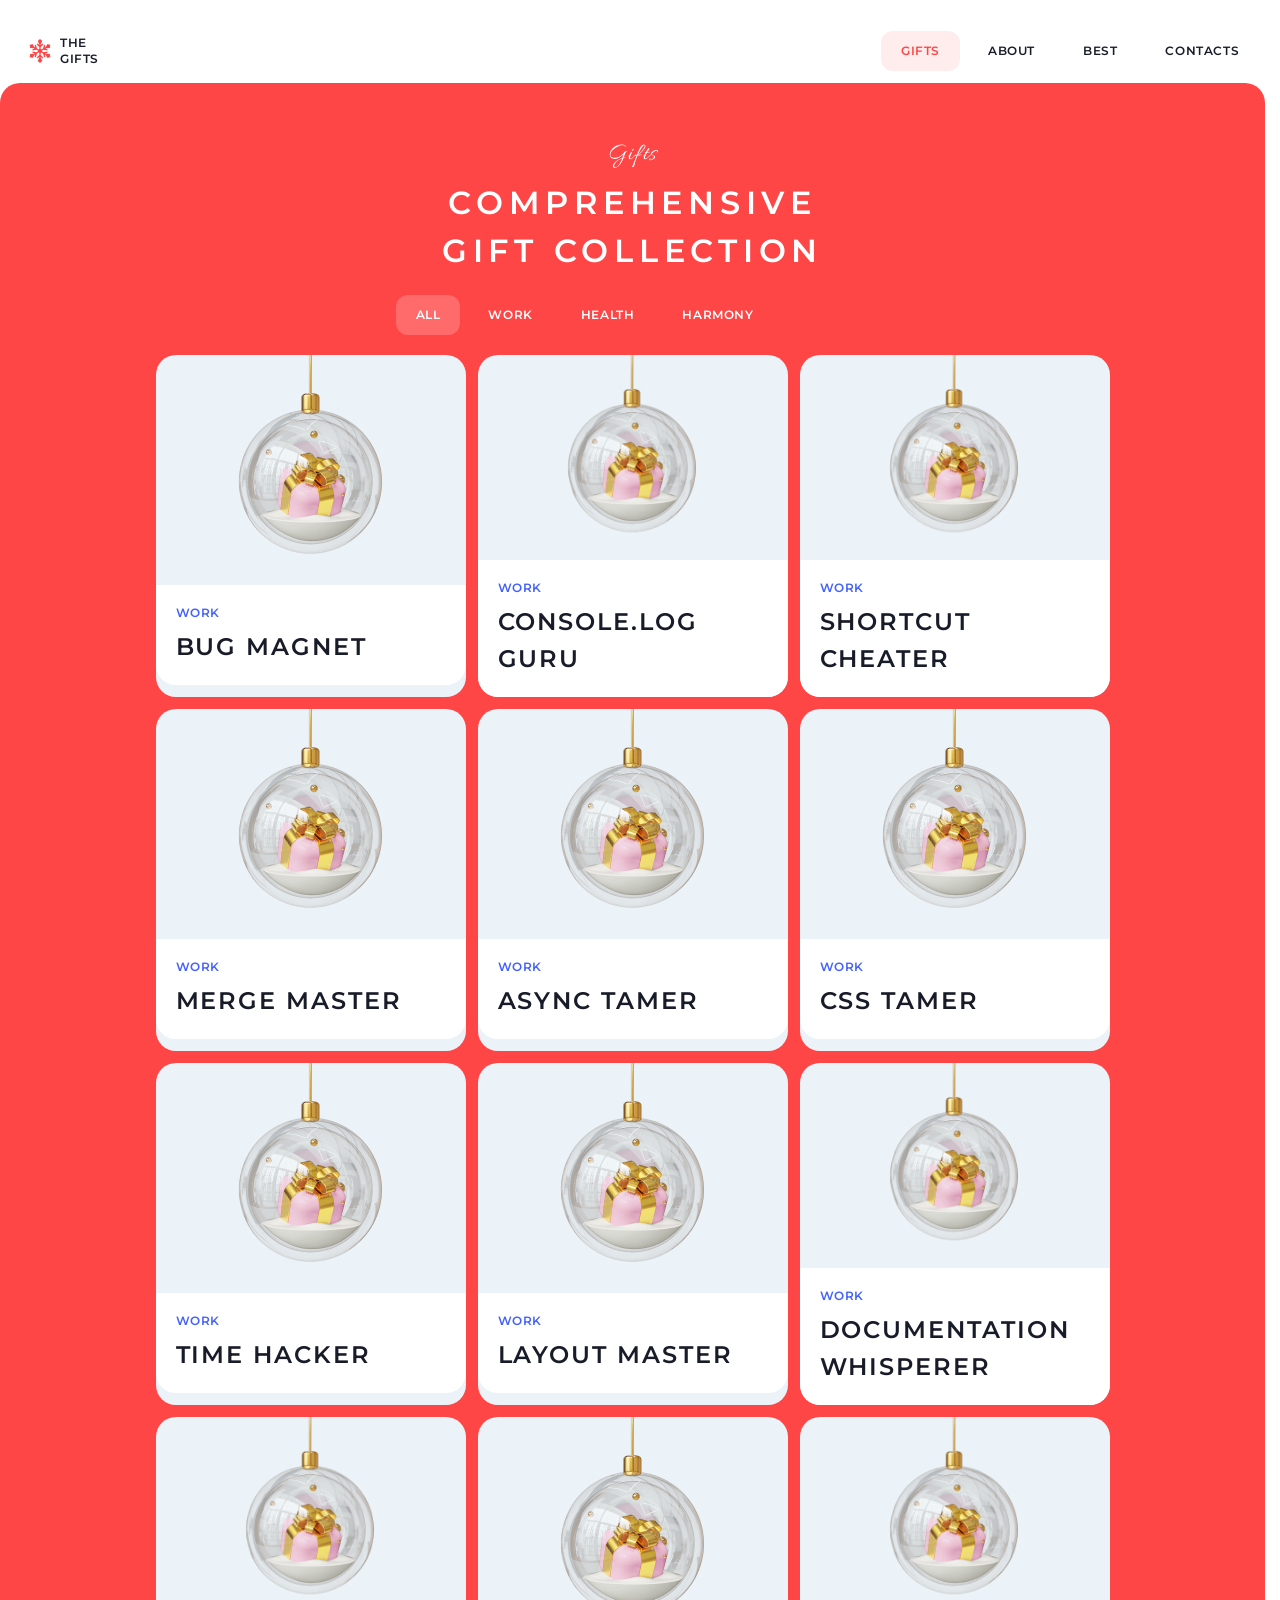
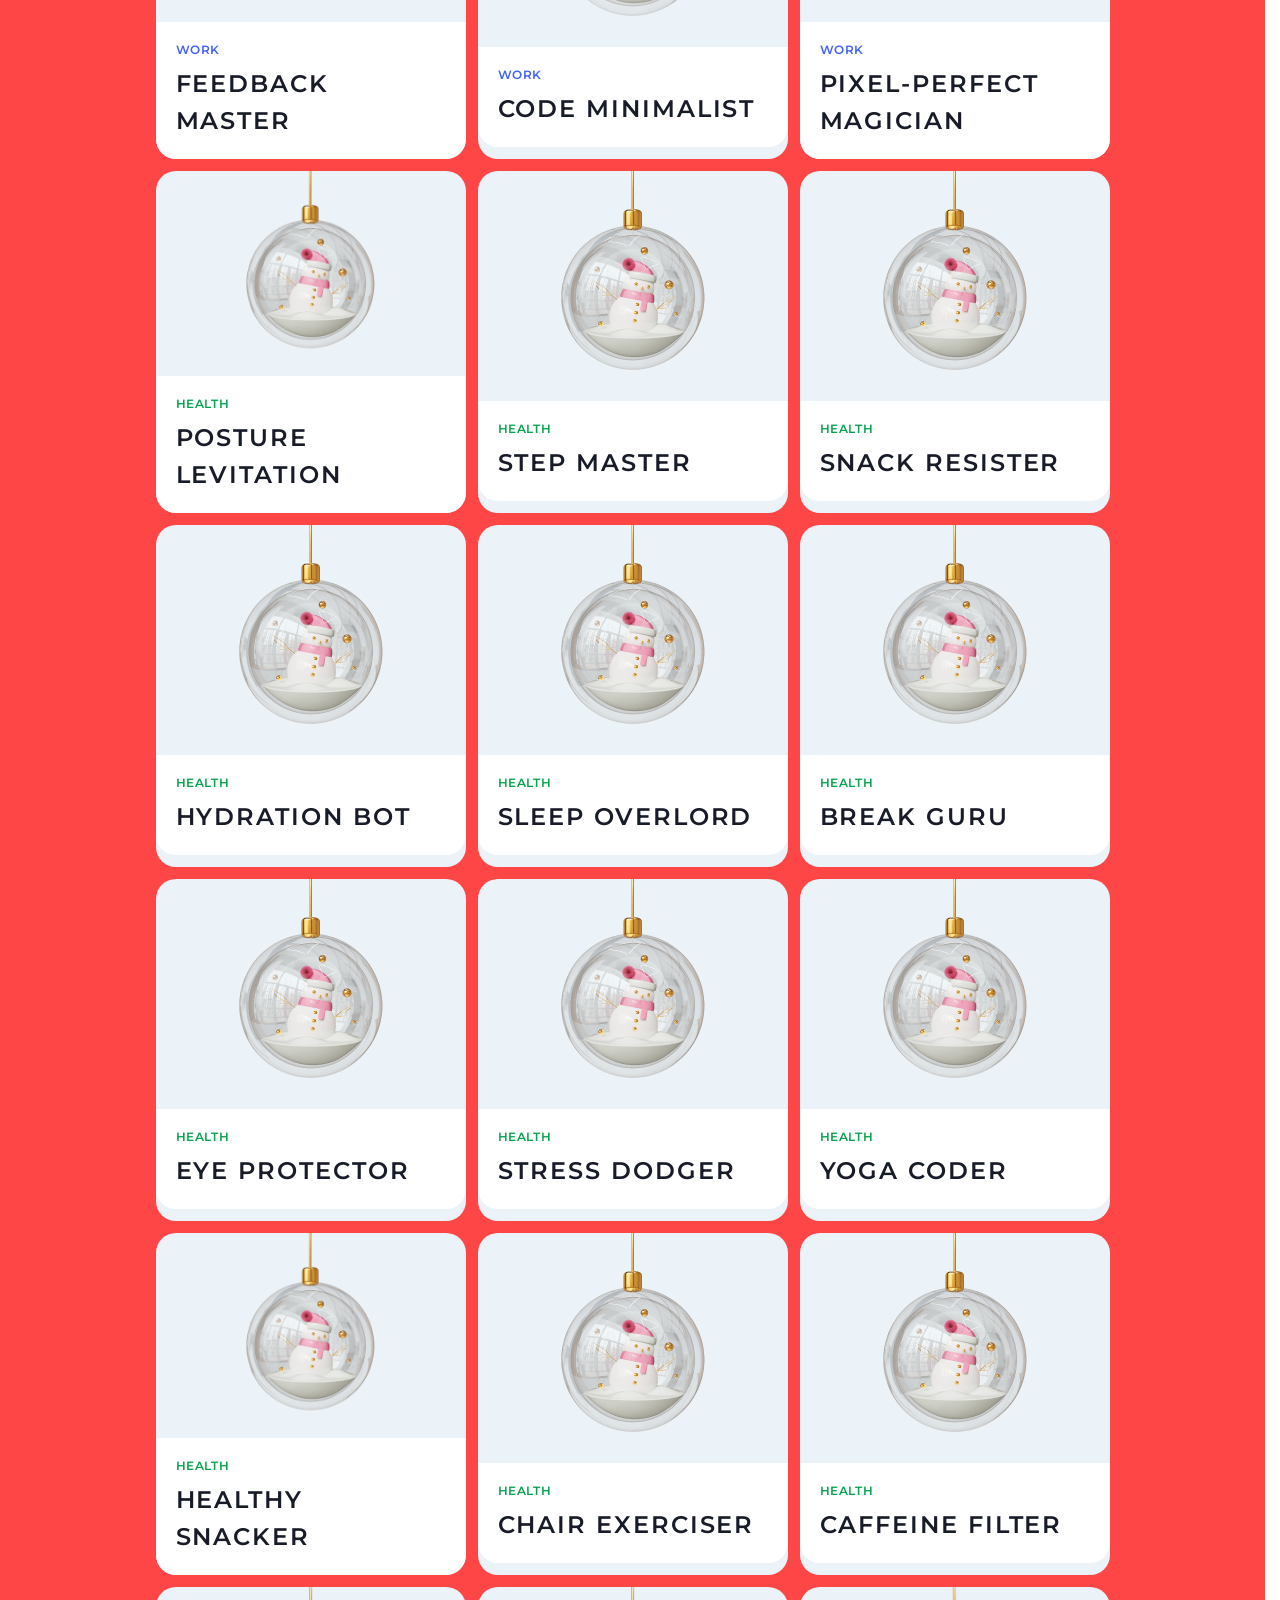
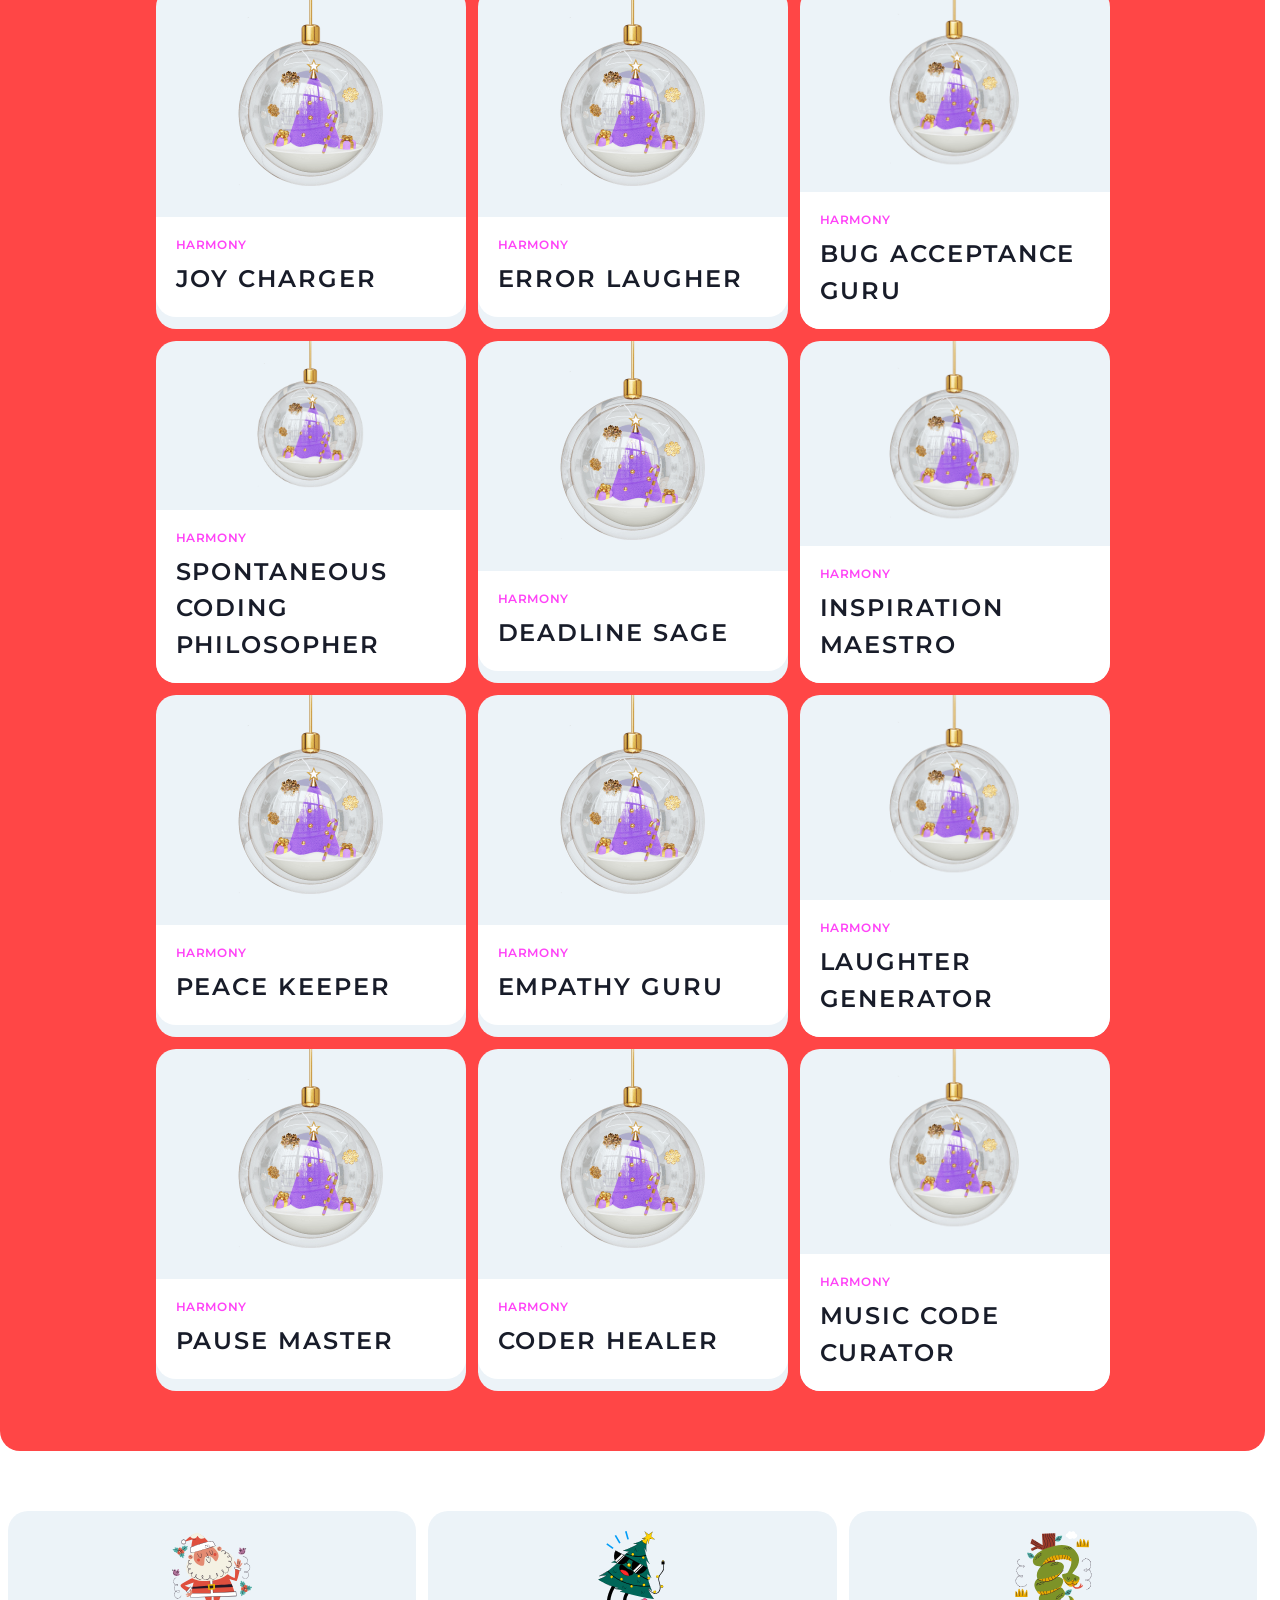
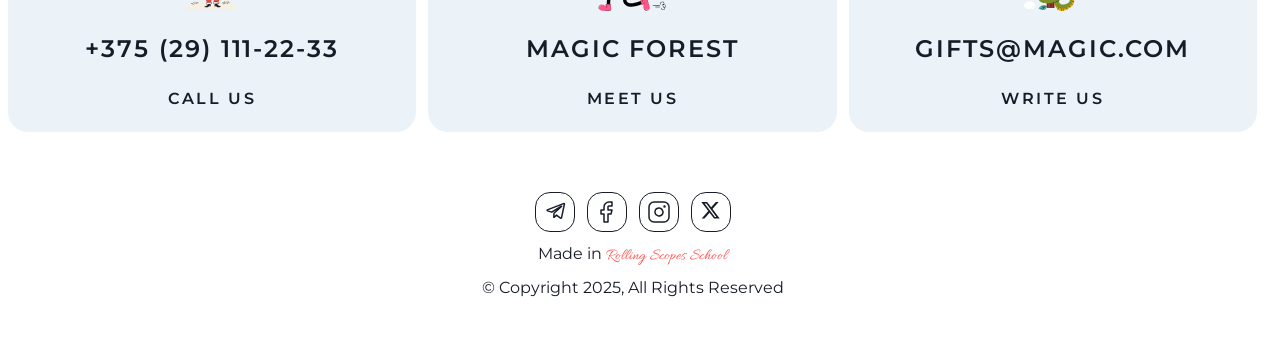
<file: christmas-shop/gifts.html>
﻿﻿﻿﻿<!DOCTYPE html>
<html lang="en">
<head>
    <meta charset="UTF-8">
    <meta name="viewport" content="width=device-width, initial-scale=1.0">
    <title>Gifts - Christmas Shop</title>
    <link rel="icon" href="assets/snowflake.svg" type="image/svg+xml">
    <link rel="preconnect" href="https://fonts.googleapis.com">
    <link rel="preconnect" href="https://fonts.gstatic.com" crossorigin>
    <link href="https://fonts.googleapis.com/css2?family=Allura&family=Montserrat:wght@400;600;700&display=swap" rel="stylesheet">
    <link rel="stylesheet" href="css/style.css">
    <link rel="stylesheet" href="css/header.css">
</head>
<body>
    <div class="page-container">
        <!-- Header -->
        <header class="header">
            <div class="header-container">
                <a href="index.html" class="logo">
                    <img src="assets/snowflake.svg" alt="The Gifts Logo">
                    <span class="action-small" style="color: #181C29;">THE GIFTS</span>
                </a>
                <div class="nav-container">
                    <nav class="nav-items" id="nav-menu">
                        <span class="nav-item active">
                            <span class="action-small nav-link-text">GIFTS</span>
                        </span>
                        <a href="index.html#about" class="nav-item">
                            <span class="action-small nav-link-text">ABOUT</span>
                        </a>
                        <a href="index.html#best-gifts" class="nav-item">
                            <span class="action-small nav-link-text">BEST</span>
                        </a>
                        <a href="#footer" class="nav-item">
                            <span class="action-small nav-link-text">CONTACTS</span>
                        </a>
                    </nav>
                </div>
                <button class="Burger" aria-label="Toggle menu">
                    <span></span>
                    <span></span>
                    <span></span>
                </button>
            </div>
        </header>

        <!-- Gifts Page Content -->
        <main class="gifts-page">
            <section id="gifts" class="gifts-section">
                <div class="gifts-section-container">
                    <div class="gifts-section-header">
                        <p class="caption" style="color: #FFFFFF;">Gifts</p>
                        <h1 class="header-1">COMPREHENSIVE GIFT COLLECTION</h1>
                    </div>

                    <div class="tabs">
                        <button class="tab active" data-category="all">ALL</button>
                        <button class="tab" data-category="work">WORK</button>
                        <button class="tab" data-category="health">HEALTH</button>
                        <button class="tab" data-category="harmony">HARMONY</button>
                    </div>

                    <div class="gifts-page-grid">
                        <!-- Karty będą generowane dynamicznie przez JS -->
                    </div>
                    <div class="show-more-container">
                        <button id="show-more-btn" class="btn-show-more action-large">SHOW MORE</button>
                    </div>
                </div>
            </section>
        </main>

        <!-- Footer -->
        <footer id="footer" class="footer">
            <div class="footer-container">
                <div class="footer-cards">
                    <a href="tel:+15551234567" class="footer-card" aria-label="Call us">
                        <div class="footer-card-icon">
                            <img src="assets/images/Home/footer/santa-claus.svg" alt="Santa Claus icon">
                        </div>
                        <h3 class="header-3 footer-card-text">+375 (29) 111-22-33</h3>
                        <p class="action-large footer-card-title">CALL US</p>
                    </a>
                    <a href="mailto:northpole@christmas.shop" class="footer-card" aria-label="Write to us">
                        <div class="footer-card-icon">
                            <img src="assets/images/Home/footer/christmas-tree.svg" alt="Christmas Tree icon">
                        </div>
                        <h3 class="header-3 footer-card-text">MAGIC FOREST</h3>
                        <p class="action-large footer-card-title">MEET US</p>
                    </a>
                    <a href="https://maps.google.com/?q=North+Pole" target="_blank" rel="noopener noreferrer" class="footer-card" aria-label="Visit us">
                        <div class="footer-card-icon">
                            <img src="assets/images/Home/footer/snake.svg" alt="Snake icon">
                        </div>
                        <h3 class="header-3 footer-card-text">GIFTS@MAGIC.COM</h3>
                        <p class="action-large footer-card-title">WRITE US</p>
                    </a>
                </div>
                <div class="footer-bottom">
                    <div class="footer-socials">
                        <a href="#" class="social-icon" aria-label="Telegram">
                            <svg width="24" height="24" viewBox="0 0 24 24" fill="none" xmlns="http://www.w3.org/2000/svg" style="color: #181C29;">
                                <path d="M21.19 5.11L18.55 17.55C18.41 18.17 18.04 18.32 17.52 18.03L13.48 15.06L11.53 16.94C11.31 17.16 11.13 17.34 10.72 17.34L11.01 13.23L18.49 6.47C18.82 6.18 18.41 6.02 17.97 6.31L8.73 12.13L4.74 10.88C3.87 10.61 3.86 10.01 4.92 9.59L20.5 3.58C21.22 3.31 21.85 3.73 21.19 5.11Z" stroke="currentColor" stroke-width="1.5" stroke-linecap="round" stroke-linejoin="round"/>
                            </svg>
                        </a>
                        <a href="#" class="social-icon" aria-label="Facebook">
                            <svg width="24" height="24" viewBox="0 0 24 24" fill="none" xmlns="http://www.w3.org/2000/svg" style="color: #181C29;">
                                <path d="M17 2H14C12.6739 2 11.4021 2.52678 10.4645 3.46447C9.52678 4.40215 9 5.67392 9 7V10H6V14H9V22H13V14H16L17 10H13V7C13 6.73478 13.1054 6.48043 13.2929 6.29289C13.4804 6.10536 13.7348 6 14 6H17V2Z" stroke="currentColor" stroke-width="1.5" stroke-linecap="round" stroke-linejoin="round"/>
                            </svg>
                        </a>
                        <a href="#" class="social-icon" aria-label="Instagram">
                            <svg width="24" height="24" viewBox="0 0 24 24" fill="none" xmlns="http://www.w3.org/2000/svg" style="color: #181C29;">
                                <path d="M17 2H7C4.23858 2 2 4.23858 2 7V17C2 19.7614 4.23858 22 7 22H17C19.7614 22 22 19.7614 22 17V7C22 4.23858 19.7614 2 17 2Z" stroke="currentColor" stroke-width="1.5" stroke-linecap="round" stroke-linejoin="round"/>
                                <path d="M16 11.37C16.1234 12.2022 15.9813 13.0522 15.5938 13.799C15.2063 14.5458 14.5931 15.1514 13.8416 15.5297C13.0901 15.9079 12.2384 16.0416 11.4078 15.9118C10.5771 15.782 9.8053 15.3947 9.20189 14.8054C8.59848 14.2161 8.19148 13.4542 8.03717 12.6276C7.88286 11.801 7.98801 10.9489 8.33754 10.2019C8.68706 9.45495 9.26333 8.84755 9.98552 8.46594C10.7077 8.08434 11.5391 7.94522 12.3598 8.06825C13.199 8.19472 13.9716 8.57242 14.57 9.14371C15.1685 9.715 15.5645 10.45 15.7 11.23L16 11.37Z" stroke="currentColor" stroke-width="1.5" stroke-linecap="round" stroke-linejoin="round"/>
                                <circle cx="17.5" cy="6.5" r="0.5" fill="currentColor" stroke="currentColor" stroke-width="1.5"/>
                            </svg>
                        </a>
                        <a href="#" class="social-icon" aria-label="X">
                            <svg width="24" height="24" viewBox="0 0 24 24" fill="none" xmlns="http://www.w3.org/2000/svg" style="color: #181C29;">
                                <path d="M16.8198 2H19.6418L13.4848 9.037L20.7288 18.6H15.0508L10.6028 12.786L5.51485 18.6H2.69085L9.27585 11.074L2.33285 2H8.15585L12.1768 7.311L16.8198 2ZM15.8298 16.91H17.3918L7.31485 3.591H5.63885L15.8298 16.91Z" fill="currentColor"/>
                            </svg>
                        </a>
                    </div>
                    <p class="footer-paragraph">Made in <a href="https://rs.school" target="_blank" rel="noopener noreferrer">Rolling Scopes School</a></p>
                    <p class="footer-caption">© Copyright 2025, All Rights Reserved</p>
                </div>
            </div>
        </footer>
    </div>

    <!-- Modal Window (Required for W3C and functionality) -->
    <div id="gift-modal" class="modal-overlay">
        <div class="modal-content">
            <button class="modal-close" aria-label="Close modal">&times;</button>
            <div class="modal-body">
                <div class="modal-image">
                    <img src="assets/images/gift-for-work.png" alt="Gift Preview" id="modal-img">
                </div>
                <div class="modal-info">
                    <span class="gift-tag header-4" id="modal-tag"></span>
                    <h3 class="header-3" id="modal-title">Gift Name</h3>
                    <p class="paragraph" id="modal-description"></p>
                    <div id="modal-powers"></div>
                </div>
            </div>
        </div>
    </div>

    <script src="js/script.js"></script>
</body>
</html>
</file>
<file: christmas-shop/css/style.css>
/* ===== DESIGN TOKENS ===== */
:root {
  /* Colors */
  --color-white: #FFFFFF;
  --color-dark: #181C29;
  --color-red: #FF4646;
  --color-card-bg: #ECF3F8;

  /* Tag colors */
  --tag-blue: #4361FF;
  --tag-green: #06A44F;
  --tag-magenta: #FF43F7;

  /* Semi-transparent */
  --rgba-white-2: rgba(255, 255, 255, 0.2);
  --rgba-white-4: rgba(255, 255, 255, 0.4);
  --rgba-red-1: rgba(255, 70, 70, 0.1);

  /* Fonts */
  --font-montserrat: 'Montserrat', sans-serif;
  --font-allura: 'Allura', cursive;

  /* Layout */
  --page-width: 1440px;
  --container-width: 1276px;
}

/* ===== RESET ===== */
*, *::before, *::after {
  margin: 0;
  padding: 0;
  box-sizing: border-box;
}

html { scroll-behavior: smooth; }

body {
  font-family: var(--font-montserrat);
  color: var(--color-dark);
  background-color: var(--color-white);
  min-width: 380px;
  overflow-x: hidden;
}

/* ===== PAGE LAYOUT CENTERED, MAX 1440px ===== */
.page-container {
  width: 100%;
  max-width: var(--page-width);
  margin-left: auto;
  margin-right: auto;
  display: flex;
  flex-direction: column;
  align-items: center;
  padding: 0;
  background: var(--color-white);
  overflow-x: hidden;
}

/* ===== TYPOGRAPHY ===== */
.caption {
  font-family: var(--font-allura);
  font-weight: 400;
  font-size: 24px;
  line-height: 100%;
  letter-spacing: 0.05em;
  text-align: center;
}

.header-1 {
  font-family: var(--font-montserrat);
  font-weight: 600;
  font-size: 32px;
  line-height: 150%;
  letter-spacing: 0.18em;
  text-transform: uppercase;
  text-align: center;
}

.header-2 {
  font-family: var(--font-montserrat);
  font-weight: 600;
  font-size: 24px;
  line-height: 152%;
  letter-spacing: 0.16em;
  text-transform: uppercase;
  text-align: center;
}

.header-3 {
  font-family: var(--font-montserrat);
  font-weight: 600;
  font-size: 24px;
  line-height: 152%;
  letter-spacing: 0.08em;
  text-transform: uppercase;
}

.header-4 {
  font-family: var(--font-montserrat);
  font-weight: 600;
  font-size: 12px;
  line-height: 130%;
  letter-spacing: 0.05em;
  text-transform: uppercase;
}

.action-small {
  font-family: var(--font-montserrat);
  font-weight: 600;
  font-size: 12px;
  line-height: 130%;
  letter-spacing: 0.05em;
  text-transform: uppercase;
}

.action-large {
  font-family: var(--font-montserrat);
  font-weight: 600;
  font-size: 16px;
  line-height: 152%;
  letter-spacing: 0.16em;
  text-transform: uppercase;
}

.paragraph {
  font-family: var(--font-montserrat);
  font-weight: 400;
  font-size: 16px;
  line-height: 148%;
}

.content-text {
  width: 426px;

}

/* ===== REUSABLE COMPONENTS ===== */
.container {
  width: var(--container-width);

  margin-left: auto;
  margin-right: auto;
}

.btn-explore {
  display: inline-flex;
  justify-content: center;
  align-items: center;
  padding: 20px 32px;
  width: 235px;
  height: 56px;
  background: var(--color-dark);
  border-radius: 20px;
  border: none;
  text-decoration: none;
  cursor: pointer;
  transition: opacity 0.3s ease;
}



.gift-card {
  width: 310px;
  height: 342px;
  background: var(--color-card-bg);
  border-radius: 20px;
  display: flex;
  flex-direction: column;
  align-items: center;
  padding: 0;
  overflow: hidden;
  transition: transform 0.3s ease;
  cursor: pointer;
  animation: fadeIn 0.4s ease forwards;
}



.gift-card-image {
  width: 310px;
  height: 230px;
  display: flex;
  justify-content: center;
  align-items: center;
  overflow: hidden;
}

.gift-card-image img,
.gift-card-image svg {
  width: 100%;
  height: 100%;
  object-fit: contain;
}

.gift-card-content {
  padding: 20px;
  width: 310px;
  display: flex;
  flex-direction: column;
  align-items: flex-start;
  gap: 8px;
  background: var(--color-white);
  border-radius: 0 0 20px 20px;
}

.gift-tag {
  display: inline-block;
}

/* ===== HEADER ===== */
.header {
  width: 100%;
  height: 64px;
  background: var(--color-white);
  display: flex;
  flex-direction: column;
  align-items: center;
  padding: 0 8px;
  position: sticky;
  top: 0;
  z-index: 100;
}

.header-container {
  display: flex;
  flex-direction: row;
  justify-content: space-between;
  align-items: center;
  padding: 12px 82px;
  gap: 12px;
  width: 100%;
  max-width: var(--page-width);
  height: 64px;
  background: var(--color-white);
}

.logo {
  display: flex;
  flex-direction: row;
  align-items: center;
  padding: 8px 20px;
  gap: 8px;
  width: 141px;
  height: 40px;
  border-radius: 12px;
  text-decoration: none;
  cursor: pointer;
}

.logo:hover {
  background: rgba(0, 0, 0, 0.05);
}

.logo img {
  width: 24px;
  height: 24px;
}

.logo .logo-text {
  color: var(--color-dark);
}

.nav-container {
  display: flex;
  flex-direction: row;
  justify-content: flex-end;
  align-items: center;
  flex-grow: 1;
  height: 40px;
}

.nav-items {
  display: flex;
  flex-direction: row;
  align-items: center;
  padding: 0;
  gap: 8px;
  width: 376px;
  height: 40px;
}

.nav-item {
  display: flex;
  flex-direction: row;
  justify-content: center;
  align-items: center;
  padding: 12px 20px;
  height: 40px;
  border-radius: 12px;
  text-decoration: none;
  transition: background 0.3s ease;
}



.nav-item.active {
  background: var(--rgba-red-1);
  cursor: default;
  pointer-events: none;
}

.nav-item .nav-link-text {
  color: var(--color-dark);
  pointer-events: none;
  transition: color 0.3s ease;
}

.nav-item.active .nav-link-text {
  color: var(--color-red);
}

span.nav-item {
  display: flex;
  flex-direction: row;
  justify-content: center;
  align-items: center;
  padding: 12px 20px;
  height: 40px;
  border-radius: 12px;
  text-decoration: none;
}

/* ===== HERO SECTION ===== */
.hero {
  width: 100%;
  min-height: 524px;
  padding: 60px 8px;
  background: url(../assets/images/bg-ball.png), url(../assets/images/bg-snow.png), var(--color-red);
  background-size: cover, auto, auto;
  background-repeat: no-repeat, repeat, no-repeat;
  background-position: center, center, center;
  border-radius: 20px 20px 0 0;
  display: flex;
  flex-direction: column;
  align-items: center;
  justify-content: center;
}

.hero-container {
  display: flex;
  flex-direction: column;
  justify-content: center;
  align-items: center;
  padding: 60px 0;
  gap: 12px;
  width: 100%;
  max-width: 426px;
  text-align: center;
}

.hero-container .caption {
  color: var(--color-white);
}

.hero-container .header-1 {
  color: var(--color-white);
}

/* ===== ABOUT SECTION ===== */
.about {
  width: 100%;
  min-height: 648px;
  padding: 60px 8px;
  background: url(../assets/images/bg-snow.png), var(--color-red);
  background-size: auto, auto;
  background-repeat: repeat, no-repeat;
  background-position: center, center;
  display: flex;
  flex-direction: column;
  align-items: center;
}

.about-container {
  width: 100%;
  max-width: var(--container-width);
  height: 528px;
  background: var(--color-white);
  border-radius: 20px;
  display: flex;
  flex-direction: row;
  align-items: center;
}

.about-content {
  display: flex;
  flex-direction: column;
  padding: 0 60px;
  width: 50%;
}

.about-inner {
  padding: 60px 0;
  gap: 20px;
  display: flex;
  flex-direction: column;
  width: 100%;
  max-width: 426px;
}

.about-content .caption {
  color: var(--color-red);
}

.about-content .header-2 {
  text-align: left;
  color: var(--color-dark);
}

.about-content .paragraph {
  color: var(--color-dark);
}

.about-image {
  width: 50%;
  height: 528px;
  border-radius: 20px;
  overflow: hidden;
  display: flex;
  justify-content: center;
  align-items: center;
  flex-shrink: 0;
}

.about-image img,
.about-image svg {

  height: 100%;
  width: auto;
}

/* ===== SLIDER SECTION ===== */
.slider {
  width: 100%;
  min-height: 488px;
  padding: 60px 8px;
  background: url(../assets/images/bg-snow.png), var(--color-red);
  background-size: auto, auto;
  background-repeat: repeat, no-repeat;
  background-position: center, center;
  display: flex;
  flex-direction: column;
  align-items: center;
}

.slider-container {
  display: flex;
  flex-direction: column;
  align-items: center;
  padding: 0;
  gap: 20px;
  width: 100%;
  max-width: var(--container-width);
}

.slider-header {
  display: flex;
  flex-direction: column;
  align-items: center;
  padding: 0;
  gap: 12px;
  width: 100%;
  max-width: 426px;
}

.slider-header .caption,
.slider-header .header-2 {
  color: var(--color-white);
}

.slider-viewport {
  width: 100%;
  max-width: var(--container-width);
  height: 200px;
  overflow: hidden;
  position: relative;
}

.slider-track {
  display: flex;
  flex-direction: row;
  align-items: center;
  gap: 20px;
  width: max-content;
  height: 200px;
  transition: transform 0.4s ease-in-out;
  will-change: transform;
}

.slider-item {
  flex-shrink: 0;
  display: flex;
  align-items: center;
  justify-content: center;
  white-space: nowrap;
}

.slider-text {
  font-family: var(--font-montserrat);
  font-weight: 600;
  font-size: 80px;
  line-height: 122.5%;
  text-transform: uppercase;
  color: var(--color-white);
  white-space: nowrap;
}

.slider-image-container {
  width: 200px;
  height: 200px;
  border-radius: 20px;
  overflow: hidden;
  display: flex;
  justify-content: center;
  align-items: center;
  flex-shrink: 0;
}

.slider-image-container img,
.slider-image-container svg {
  width: 200px;
  height: 200px;
  object-fit: cover;
}

.slider-controls {
  display: flex;
  flex-direction: row;
  justify-content: flex-end;
  align-items: center;
  padding: 0;
  gap: 20px;
  width: 100%;
  max-width: var(--container-width);
  height: 56px;
}

.slider-btn {
  width: 56px;
  height: 56px;
  display: flex;
  justify-content: center;
  align-items: center;
  padding: 0;
  border-radius: 20px;
  border: 1px solid var(--rgba-white-4);
  background: transparent;
  color: var(--color-white);
  font-size: 24px;
  cursor: pointer;
  transition: all 0.3s ease;
}



.slider-btn.next-btn {
  border-color: var(--color-white);
}

/* ===== BEST GIFTS SECTION ===== */
.best-gifts {
  width: 100%;
  min-height: 554px;
  padding: 60px 8px;
  background: url(../assets/images/bg-snow.png), var(--color-red);
  background-size: auto, auto;
  background-repeat: repeat, no-repeat;
  background-position: center, center;
  display: flex;
  flex-direction: column;
  align-items: center;
}

.best-gifts-container {
  display: flex;
  flex-direction: column;
  align-items: center;
  padding: 0;
  gap: 20px;
  width: 100%;
  max-width: var(--container-width);
}

.section-header {
  display: flex;
  flex-direction: column;
  align-items: center;
  padding: 0;
  gap: 12px;
  width: 100%;
  max-width: 426px;
}

.section-header .caption,
.section-header .header-2 {
  color: var(--color-white);
}

.gifts-grid {
  display: flex;
  flex-direction: row;
  flex-wrap: wrap;
  justify-content: center;
  align-items: flex-start;
  align-content: center;
  gap: 12px;
  width: 100%;
  max-width: var(--container-width);
}

/* ===== CTA SECTION ===== */
.cta {
  width: 100%;
  min-height: 668px;
  padding: 60px 8px;
  background: url(../assets/images/bg-snow.png), url(../assets/images/bg-forest.png), var(--color-red);
  background-size: auto, contain, auto;
  background-repeat: repeat, no-repeat, no-repeat;
  background-position: center, center, center;
  border-radius: 0 0 20px 20px;
  display: flex;
  flex-direction: column;
  align-items: center;
}

.cta-container {
  display: flex;
  flex-direction: column;
  align-items: center;
  padding: 60px 0;
  width: 100%;
  max-width: var(--container-width);
}

.cta-content {
  display: flex;
  flex-direction: column;
  align-items: center;
  padding: 60px 0;
  gap: 20px;
  width: 100%;
  max-width: 426px;
  text-align: center;
}

.cta-content .header-2 {
  color: var(--color-white);
  width: 100%;
}

.cta-caption-block {
  display: flex;
  flex-direction: column;
  align-items: center;
  padding: 0;
  gap: 8px;
  width: 100%;
}

.cta-caption-block .caption {
  color: var(--color-white);
}

.countdown {
  display: flex;
  flex-direction: row;
  align-items: center;
  justify-content: center;
  padding: 8px 12px 12px;
  width: 344px;
  background: var(--rgba-white-4);
  border-radius: 20px;
  gap: 0;
}

.countdown-item {
  display: flex;
  flex-direction: column;
  align-items: center;
  justify-content: center;
  width: 80px;
  height: 52px;
}

.countdown-number {
  font-family: var(--font-montserrat);
  font-weight: 600;
  font-size: 24px;
  line-height: 152%;
  text-transform: uppercase;
  color: var(--color-white);
}

.countdown-label {
  font-family: var(--font-montserrat);
  font-weight: 600;
  font-size: 12px;
  line-height: 130%;
  text-transform: uppercase;
  letter-spacing: 0.05em;
  color: var(--color-white);
}

.countdown-separator {
  font-size: 24px;
  color: var(--rgba-white-4);
  transform: rotate(-90deg);
  margin: 0 4px;
}

/* ===== GIFTS PAGE ===== */
.gifts-page {
  width: 100%;
  display: flex;
  flex-direction: column;
  align-items: center;
}

.gifts-section {
  width: 100%;
  min-height: 1394px;
  padding: 60px 8px;
  background: var(--color-red);
  border-radius: 20px;
  display: flex;
  flex-direction: column;
  align-items: center;
  gap: 20px;
}

.gifts-section-container {
  display: flex;
  flex-direction: column;
  align-items: center;
  gap: 20px;
  width: 100%;
  max-width: var(--container-width);
}

.gifts-section-header {
  display: flex;
  flex-direction: column;
  align-items: center;
  padding: 0;
  gap: 12px;
  width: 100%;
  max-width: 426px;
}

.gifts-section-header .header-1 {
  color: var(--color-white);
}

.tabs {
  display: flex;
  flex-direction: row;
  flex-wrap: wrap;
  align-items: center;
  gap: 8px;
  width: 100%;
  max-width: 474px;
  height: auto;
}

.tab {
  display: flex;
  flex-direction: row;
  justify-content: center;
  align-items: center;
  padding: 12px 20px;
  height: 40px;
  background: transparent;
  border: none;
  border-radius: 12px;
  cursor: pointer;
  font-family: var(--font-montserrat);
  font-weight: 600;
  font-size: 12px;
  line-height: 130%;
  letter-spacing: 0.05em;
  text-transform: uppercase;
  color: var(--color-white);
  transition: background 0.3s ease;
}



.tab.active {
  background: var(--rgba-white-2);
  cursor: default;
  pointer-events: none;
}

.gifts-page-grid {
  display: flex;
  flex-direction: row;
  flex-wrap: wrap;
  justify-content: center;
  align-items: flex-start;
  align-content: center;
  gap: 12px;
  width: 100%;
  max-width: var(--container-width);
}

.gift-card.hidden {
  display: none !important;
}

/* Animation for smooth filtering */
@keyframes fadeIn {
  from {
    opacity: 0;
  }
  to {
    opacity: 1;
  }
}

/* Tag colors - gifts page */
.gifts-page-grid .gift-card .gift-tag[data-tag="work"],
.gift-card .gift-tag[data-tag="work"] { color: var(--tag-blue); }
.gifts-page-grid .gift-card .gift-tag[data-tag="health"],
.gift-card .gift-tag[data-tag="health"] { color: var(--tag-green); }
.gifts-page-grid .gift-card .gift-tag[data-tag="harmony"],
.gift-card .gift-tag[data-tag="harmony"] { color: var(--tag-magenta); }

/* ===== FOOTER ===== */
.footer {
  width: 100%;
  min-height: 496px;
  padding: 60px 8px;
  background: var(--color-white);
  display: flex;
  flex-direction: column;
  align-items: center;
}

.footer-container {
  display: flex;
  flex-direction: column;
  align-items: center;
  gap: 60px;
  width: 100%;
  max-width: var(--container-width);
}

.footer-cards {
  display: flex;
  flex-direction: row;
  justify-content: center;
  align-items: center;
  gap: 12px;
  width: 100%;
  max-width: var(--container-width);
}

.footer-card {
  flex: 1;
  display: flex;
  flex-direction: column;
  justify-content: center;
  align-items: center;
  padding: 20px;
  gap: 20px;
  min-height: 204px;
  background: var(--color-card-bg);
  border-radius: 20px;
  transition: transform 0.3s ease, background 0.3s ease;
  cursor: pointer;
  text-decoration: none;
  color: inherit;
}

.footer-card-icon {
  width: 80px;
  height: 80px;
  display: flex;
  justify-content: center;
  align-items: center;
}

.footer-card-icon img,
.footer-card-icon svg {
  width: 80px !important;
  height: 80px !important;
  object-fit: contain;
}

.footer-card-title {
  color: var(--color-dark);
}

.footer-card-text {
  color: var(--color-dark);
}

.footer-bottom {
  display: flex;
  flex-direction: column;
  align-items: center;
  gap: 12px;
  width: 100%;
}

.footer-socials {
  display: flex;
  flex-direction: row;
  justify-content: center;
  align-items: center;
  gap: 12px;
  width: 196px;
  height: 40px;
}

.social-icon {
  width: 40px;
  height: 40px;
  display: flex;
  justify-content: center;
  align-items: center;
  border: 1px solid var(--color-dark);
  border-radius: 15px;
  text-decoration: none;
  transition: background-color 0.3s ease, border-color 0.3s ease;
}

.social-icon img,
.social-icon svg {
  width: 24px;
  height: 24px;
}

.social-icon svg path {
  transition: stroke 0.3s ease, fill 0.3s ease;
}

.footer-paragraph {
  color: var(--color-dark);
  text-align: center;
}

.footer-caption {
  color: var(--color-dark);
  text-align: center;
}

.footer-bottom a {
  color: var(--color-red);
  text-decoration: none;
  transition: opacity 0.3s ease;
  font-family: var(--font-allura);
}

/* ===== HOVER — tylko Desktop ===== */
@media (hover: hover) {
  .nav-item:hover { background: var(--rgba-red-1); }
  .btn-explore:hover { background: #2a3040; }
  .gift-card:hover { transform: translateY(-8px); }
  .footer-card:hover { transform: translateY(-4px); background: #dde8f0; }
  .tab:hover:not(.active) { background: var(--rgba-white-2); }
  .slider-btn:hover { border-color: var(--color-white); background: var(--rgba-white-2); }
  .social-icon:hover { background-color: var(--color-white); border-color: var(--color-white); }
  .social-icon:hover svg { color: var(--color-red) !important; }
  .social-icon:hover svg path { stroke: currentColor; }
  .social-icon:hover svg path[fill] { fill: currentColor; }
  .footer-bottom a:hover { opacity: 0.7; text-decoration: underline; }
  .logo:hover { background: rgba(0, 0, 0, 0.05); }
}

/* ===== RESPONSIVE DESIGN (RWD) ===== */
@media (max-width: 768px) {
  .header-1 { font-size: 24px; }
  .header-2 { font-size: 20px; }
  .slider-text { font-size: 50px; }

  .hero {
    padding: 60px 20px;
    min-height: auto;
  }

  .about-container {
    flex-direction: column;
    height: auto;
    max-width: 100%;
  }

  .about-content {
    width: 100%;
    padding: 0 20px;
    align-items: center;
  }

  .about-inner {
    padding: 40px 0;
    text-align: center;
    align-items: center;
  }

  .about-content .header-2 {
    text-align: center;
  }

  .about-image {
    width: 100%;
    height: auto;
    padding: 20px;
  }

  .about-image img {
    width: 100%;
    height: auto;
  }

  .footer-cards {
    flex-direction: column;
    gap: 12px;
  }

  .footer-card {
    width: 100%;
  }
}

@media (max-width: 380px) {
  .slider-text { font-size: 40px; }
}

/* ===== MODAL STYLES ===== */
.modal-overlay {
  position: fixed;
  top: 0;
  left: 0;
  width: 100%;
  height: 100%;
  background: rgba(0, 0, 0, 0.5);
  display: none; /* Ukryty domyślnie */
  justify-content: center;
  align-items: center;
  z-index: 2000;
  padding: 8px;
}

.modal-overlay.active {
  display: flex;
}

.modal-content {
  background: var(--color-white);
  border-radius: 20px;
  width: 100%;
  max-width: 400px;
  position: relative;
  overflow: hidden;
}

.modal-close {
  position: absolute;
  top: 12px;
  right: 12px;
  background: none;
  border: none;
  font-size: 24px;
  cursor: pointer;
  z-index: 10;
}

.modal-body {
  display: flex;
  flex-direction: column;
}

.modal-info {
  padding: 20px;
  display: flex;
  flex-direction: column;
  gap: 8px;
}

.modal-powers {
  display: flex;
  flex-direction: column;
  gap: 8px;
  margin-top: 8px;
}

.power-item {
  display: flex;
  align-items: center;
  justify-content: flex-start;
  gap: 8px;
}

.power-item .header-4 {
  width: 80px;
}

.power-item .paragraph {
  width: 40px;
  text-align: left;
}

.power-icons {
  display: flex;
  gap: 8px;
}

.power-icons svg {
  transition: fill 0.3s ease;
}
</file>
<file: christmas-shop/css/header.css>
/* Global reset for stability */
* {
    box-sizing: border-box;
    padding: 0;
    margin: 0;
}

html {
    scrollbar-gutter: stable;
}

.header {
    display: flex;
    flex-direction: column;
    align-items: center;
    padding: 0px 8px;
    width: 100%;
    max-width: 1440px;
    height: 64px;
    background: #FFFFFF;
    position: sticky;
    top: 0;
    z-index: 100;
}

.header-container {
    display: flex;
    flex-direction: row;
    justify-content: space-between;
    align-items: center;
    padding: 12px 0px;
    gap: 12px;
    width: 100%;
    max-width: 1276px;
    height: 64px;
    background: #FFFFFF;
}

.logo {
    display: flex;
    flex-direction: row;
    align-items: center;
    padding: 8px 20px;
    gap: 8px;
    height: 40px;
    border-radius: 12px;
    text-decoration: none;
}

.logo img {
    width: 24px;
    height: 24px;
}

.logo span {
    font-family: 'Montserrat';
    font-style: normal;
    font-weight: 600;
    font-size: 12px;
    line-height: 130%;
    letter-spacing: 0.05em;
    text-transform: uppercase;
    color: #181C29;
}

.nav-container {
    display: flex;
    flex-direction: row;
    justify-content: flex-end;
    align-items: center;
    height: 40px;
    flex-grow: 1;
}

.nav-items {
    display: flex;
    flex-direction: row;
    align-items: center;
    padding: 0px;
    gap: 8px;
    height: 40px;
}

.nav-item {
    display: flex;
    flex-direction: row;
    justify-content: center;
    align-items: center;
    padding: 12px 20px;
    height: 40px;
    border-radius: 12px;
    text-decoration: none;
}

.nav-item span {
    font-family: 'Montserrat';
    font-style: normal;
    font-weight: 600;
    font-size: 12px;
    line-height: 130%;
    letter-spacing: 0.05em;
    text-transform: uppercase;
    color: #181C29;
}

.Burger {
  display: none;
  flex-direction: column;
  justify-content: center;
  align-items: center;
  padding: 0px;
  gap: 8px;
  width: 40px;
  height: 40px;
  cursor: pointer;
  z-index: 1001;
}

.Burger span {
  display: block;
  width: 24px;
  height: 2px;
  background: #181C29;
  transition: 0.3s;
}

/* Animacja zmiany w X dla aktywności */
.Burger.active span:nth-child(1) {
  transform: translateY(10px) rotate(45deg);
}

.Burger.active span:nth-child(2) {
  opacity: 0;
}

.Burger.active span:nth-child(3) {
  transform: translateY(-10px) rotate(-45deg);
}

@media (max-width: 768px) {
  .Burger {
    display: flex;
  }

  .nav-container {
    position: fixed;
    top: 64px;
    right: -100%;
    width: 100%;
    height: calc(100vh - 64px);
    background: #FFFFFF;
    transition: right 0.5s ease-in-out;
    z-index: 1000;
    display: flex;
    justify-content: center;
  }

  .nav-container.active {
    right: 0;
  }
  .nav-items {
    flex-direction: column;
    justify-content: center;
    align-items: center;
    height: 100%;
    padding: 0;
    gap: 0px; /* Reset gap, use padding on items */
  }
  
  .nav-item {
    padding: 12px 20px;
  }
  
  .nav-item span {
    font-size: 24px; /* Większe napisy na telefonie */
  }

  body.no-scroll {
    overflow: hidden;
  }
}
</file>
<file: css/style.css>
/* ===== DESIGN TOKENS ===== */
:root {
  /* Colors */
  --color-white: #FFFFFF;
  --color-dark: #181C29;
  --color-red: #FF4646;
  --color-card-bg: #ECF3F8;

  /* Tag colors */
  --tag-blue: #4361FF;
  --tag-green: #06A44F;
  --tag-magenta: #FF43F7;

  /* Semi-transparent */
  --rgba-white-2: rgba(255, 255, 255, 0.2);
  --rgba-white-4: rgba(255, 255, 255, 0.4);
  --rgba-red-1: rgba(255, 70, 70, 0.1);

  /* Fonts */
  --font-montserrat: 'Montserrat', sans-serif;
  --font-allura: 'Allura', cursive;

  /* Layout */
  --page-width: 1440px;
  --container-width: 1276px;
}

/* ===== RESET ===== */
*, *::before, *::after {
  margin: 0;
  padding: 0;
  box-sizing: border-box;
}

html { scroll-behavior: smooth; }

body {
  font-family: var(--font-montserrat);
  color: var(--color-dark);
  background-color: var(--color-white);
  min-width: var(--page-width);
  overflow-x: auto;
}

/* ===== PAGE LAYOUT 1440px FIXED, CENTERED ===== */
.page-container {
  width: var(--page-width);
  margin-left: auto;
  margin-right: auto;
  display: flex;
  flex-direction: column;
  align-items: center;
  padding: 0;
  background: var(--color-white);
  overflow-x: hidden;
}

/* ===== TYPOGRAPHY ===== */
.caption {
  font-family: var(--font-allura);
  font-weight: 400;
  font-size: 24px;
  line-height: 100%;
  letter-spacing: 0.05em;
  text-align: center;
}

.header-1 {
  font-family: var(--font-montserrat);
  font-weight: 600;
  font-size: 32px;
  line-height: 150%;
  letter-spacing: 0.18em;
  text-transform: uppercase;
  text-align: center;
}

.header-2 {
  font-family: var(--font-montserrat);
  font-weight: 600;
  font-size: 24px;
  line-height: 152%;
  letter-spacing: 0.16em;
  text-transform: uppercase;
  text-align: center;
}

.header-3 {
  font-family: var(--font-montserrat);
  font-weight: 600;
  font-size: 16px;
  line-height: 152%;
  letter-spacing: 0.08em;
  text-transform: uppercase;
}

.header-4 {
  font-family: var(--font-montserrat);
  font-weight: 600;
  font-size: 12px;
  line-height: 130%;
  letter-spacing: 0.05em;
  text-transform: uppercase;
}

.action-small {
  font-family: var(--font-montserrat);
  font-weight: 600;
  font-size: 12px;
  line-height: 130%;
  letter-spacing: 0.05em;
  text-transform: uppercase;
}

.action-large {
  font-family: var(--font-montserrat);
  font-weight: 600;
  font-size: 24px;
  line-height: 152%;
  letter-spacing: 0.16em;
  text-transform: uppercase;
}

.paragraph {
  font-family: var(--font-montserrat);
  font-weight: 400;
  font-size: 16px;
  line-height: 148%;
}

.content-text {
  width: 426px;

}

/* ===== REUSABLE COMPONENTS ===== */
.container {
  width: var(--container-width);

  margin-left: auto;
  margin-right: auto;
}

.btn-explore {
  display: inline-flex;
  justify-content: center;
  align-items: center;
  padding: 20px 32px;
  width: 235px;
  height: 56px;
  background: var(--color-dark);
  border-radius: 20px;
  border: none;
  text-decoration: none;
  cursor: pointer;
  transition: opacity 0.3s ease;
}

.btn-explore:hover { opacity: 0.85; }

.gift-card {
  width: 310px;
  height: 342px;
  background: var(--color-card-bg);
  border-radius: 20px;
  display: flex;
  flex-direction: column;
  align-items: center;
  padding: 0;
  overflow: hidden;
  transition: transform 0.3s ease;
  cursor: pointer;
}

.gift-card:hover { transform: translateY(-8px); }

.gift-card-image {
  width: 310px;
  height: 230px;
  display: flex;
  justify-content: center;
  align-items: center;
  overflow: hidden;
}

.gift-card-image img,
.gift-card-image svg {
  width: 100%;
  height: 100%;
  object-fit: contain;
}

.gift-card-content {
  padding: 20px;
  width: 310px;
  display: flex;
  flex-direction: column;
  align-items: flex-start;
  gap: 8px;
  background: var(--color-white);
  border-radius: 0 0 20px 20px;
}

.gift-tag {
  display: inline-block;
}

/* ===== HEADER ===== */
.header {
  width: var(--page-width);

  height: 64px;
  background: var(--color-white);
  display: flex;
  flex-direction: column;
  align-items: center;
  padding: 0 8px;
  position: sticky;
  top: 0;
  z-index: 100;
}

.header-container {
  display: flex;
  flex-direction: row;
  justify-content: center;
  align-items: center;
  padding: 12px 0;
  gap: 12px;
  width: var(--container-width);

  height: 64px;
  background: var(--color-white);
}

.logo {
  display: flex;
  flex-direction: row;
  align-items: center;
  padding: 8px 20px;
  gap: 8px;
  width: 141px;
  height: 40px;
  border-radius: 12px;
  text-decoration: none;
  cursor: pointer;
}

.logo:hover {
  background: rgba(0, 0, 0, 0.05);
}

.logo img {
  width: 24px;
  height: 24px;
}

.logo .logo-text {
  color: var(--color-dark);
}

.nav-container {
  display: flex;
  flex-direction: row;
  justify-content: flex-end;
  align-items: center;
  width: 1123px;
  flex-grow: 1;
  height: 40px;
}

.nav-items {
  display: flex;
  flex-direction: row;
  align-items: center;
  padding: 0;
  gap: 8px;
  width: 376px;
  height: 40px;
}

.nav-item {
  display: flex;
  flex-direction: row;
  justify-content: center;
  align-items: center;
  padding: 12px 20px;
  height: 40px;
  border-radius: 12px;
  text-decoration: none;
  transition: background 0.3s ease;
}

.nav-item:hover {
  background: var(--rgba-red-1);
}

.nav-item.active {
  background: var(--rgba-red-1);
  cursor: default;
}

.nav-item .nav-link-text {
  color: var(--color-dark);
  pointer-events: none;
}

.nav-item.active .nav-link-text {
  color: var(--color-red);
}

/* ===== HERO SECTION ===== */
.hero {
  width: var(--page-width);

  min-height: 524px;
  padding: 60px 8px;
  background: url(../assets/images/bg-ball.png), url(../assets/images/bg-snow.png), var(--color-red);
  background-size: cover, auto, auto;
  background-repeat: no-repeat, repeat, no-repeat;
  background-position: center, center, center;
  border-radius: 20px 20px 0 0;
  display: flex;
  flex-direction: column;
  align-items: center;
  justify-content: center;
}

.hero-container {
  display: flex;
  flex-direction: column;
  justify-content: center;
  align-items: center;
  padding: 60px 0;
  gap: 12px;
  width: 426px;

  text-align: center;
}

.hero-container .caption {
  color: var(--color-white);
}

.hero-container .header-1 {
  color: var(--color-white);
}

/* ===== ABOUT SECTION ===== */
.about {
  width: var(--page-width);

  min-height: 648px;
  padding: 60px 8px;
  background: url(../assets/images/bg-snow.png), var(--color-red);
  background-size: auto, auto;
  background-repeat: repeat, no-repeat;
  background-position: center, center;
  display: flex;
  flex-direction: column;
  align-items: center;
}

.about-container {
  width: var(--container-width);

  height: 528px;
  background: var(--color-white);
  border-radius: 20px;
  display: flex;
  flex-direction: row;
  align-items: center;
}

.about-content {
  display: flex;
  flex-direction: column;
  padding: 0 60px;
  width: 638px;
}

.about-inner {
  padding: 60px 0;
  gap: 20px;
  display: flex;
  flex-direction: column;
  width: 426px;

}

.about-content .caption {
  color: var(--color-red);
}

.about-content .header-2 {
  text-align: left;
  color: var(--color-dark);
}

.about-content .paragraph {
  color: var(--color-dark);
}

.about-image {
  width: 638px;
  height: 528px;
  border-radius: 20px;
  overflow: hidden;
  display: flex;
  justify-content: center;
  align-items: center;
  flex-shrink: 0;
}

.about-image img,
.about-image svg {

  height: 100%;
  width: auto;
}

/* ===== SLIDER SECTION ===== */
.slider {
  width: var(--page-width);

  min-height: 488px;
  padding: 60px 8px;
  background: url(../assets/images/bg-snow.png), var(--color-red);
  background-size: auto, auto;
  background-repeat: repeat, no-repeat;
  background-position: center, center;
  display: flex;
  flex-direction: column;
  align-items: center;
}

.slider-container {
  display: flex;
  flex-direction: column;
  align-items: center;
  padding: 0;
  gap: 20px;
  width: var(--container-width);

}

.slider-header {
  display: flex;
  flex-direction: column;
  align-items: center;
  padding: 0;
  gap: 12px;
  width: 426px;

}

.slider-header .caption,
.slider-header .header-2 {
  color: var(--color-white);
}

.slider-viewport {
  width: var(--container-width);
  height: 200px;
  overflow: hidden;
  position: relative;
}

.slider-track {
  display: flex;
  flex-direction: row;
  align-items: center;
  gap: 20px;
  width: max-content;
  height: 200px;
  transition: transform 0.4s ease-in-out;
  will-change: transform;
}

.slider-item {
  flex-shrink: 0;
  display: flex;
  align-items: center;
  justify-content: center;
  white-space: nowrap;
}

.slider-text {
  font-family: var(--font-montserrat);
  font-weight: 600;
  font-size: 80px;
  line-height: 98px;
  text-transform: uppercase;
  color: var(--color-white);
  white-space: nowrap;
}

.slider-image-container {
  width: 200px;
  height: 200px;
  border-radius: 20px;
  overflow: hidden;
  display: flex;
  justify-content: center;
  align-items: center;
  flex-shrink: 0;
}

.slider-image-container img,
.slider-image-container svg {
  width: 200px;
  height: 200px;
  object-fit: contain;
}

.slider-controls {
  display: flex;
  flex-direction: row;
  justify-content: flex-end;
  align-items: center;
  padding: 0;
  gap: 20px;
  width: var(--container-width);

  height: 56px;
}

.slider-btn {
  width: 56px;
  height: 56px;
  display: flex;
  justify-content: center;
  align-items: center;
  padding: 0;
  border-radius: 20px;
  border: 1px solid var(--rgba-white-4);
  background: transparent;
  color: var(--color-white);
  font-size: 24px;
  cursor: pointer;
  transition: all 0.3s ease;
}

.slider-btn:hover {
  border-color: var(--color-white);
  background: var(--rgba-white-2);
}

.slider-btn.next-btn {
  border-color: var(--color-white);
}

/* ===== BEST GIFTS SECTION ===== */
.best-gifts {
  width: var(--page-width);

  min-height: 554px;
  padding: 60px 8px;
  background: url(../assets/images/bg-snow.png), var(--color-red);
  background-size: auto, auto;
  background-repeat: repeat, no-repeat;
  background-position: center, center;
  display: flex;
  flex-direction: column;
  align-items: center;
}

.best-gifts-container {
  display: flex;
  flex-direction: column;
  align-items: center;
  padding: 0;
  gap: 20px;
  width: var(--container-width);

}

.section-header {
  display: flex;
  flex-direction: column;
  align-items: center;
  padding: 0;
  gap: 12px;
  width: 426px;

}

.section-header .caption,
.section-header .header-2 {
  color: var(--color-white);
}

.gifts-grid {
  display: flex;
  flex-direction: row;
  flex-wrap: wrap;
  justify-content: center;
  align-items: flex-start;
  align-content: center;
  gap: 12px;
  width: var(--container-width);
}

/* ===== CTA SECTION ===== */
.cta {
  width: var(--page-width);

  min-height: 668px;
  padding: 60px 8px;
  background: url(../assets/images/bg-snow.png), url(../assets/images/bg-forest.png), var(--color-red);
  background-size: auto, contain, auto;
  background-repeat: repeat, no-repeat, no-repeat;
  background-position: center, center, center;
  border-radius: 0 0 20px 20px;
  display: flex;
  flex-direction: column;
  align-items: center;
}

.cta-container {
  display: flex;
  flex-direction: column;
  align-items: center;
  padding: 60px 0;
  width: var(--container-width);

}

.cta-content {
  display: flex;
  flex-direction: column;
  align-items: center;
  padding: 60px 0;
  gap: 20px;
  width: 426px;

  text-align: center;
}

.cta-content .header-2 {
  color: var(--color-white);
  width: 426px;

}

.cta-caption-block {
  display: flex;
  flex-direction: column;
  align-items: center;
  padding: 0;
  gap: 8px;
  width: 426px;

}

.cta-caption-block .caption {
  color: var(--color-white);
}

.countdown {
  display: flex;
  flex-direction: row;
  align-items: center;
  justify-content: center;
  padding: 8px 12px 12px;
  width: 344px;
  background: var(--rgba-white-4);
  border-radius: 20px;
  gap: 0;
}

.countdown-item {
  display: flex;
  flex-direction: column;
  align-items: center;
  justify-content: center;
  width: 80px;
  height: 52px;
}

.countdown-number {
  font-family: var(--font-montserrat);
  font-weight: 600;
  font-size: 24px;
  line-height: 152%;
  text-transform: uppercase;
  color: var(--color-white);
}

.countdown-label {
  font-family: var(--font-montserrat);
  font-weight: 600;
  font-size: 12px;
  line-height: 130%;
  text-transform: uppercase;
  letter-spacing: 0.05em;
  color: var(--color-white);
}

.countdown-separator {
  font-size: 24px;
  color: var(--rgba-white-4);
  transform: rotate(-90deg);
  margin: 0 4px;
}

/* ===== GIFTS PAGE ===== */
.gifts-page {
  width: var(--page-width);

  display: flex;
  flex-direction: column;
  align-items: center;
}

.gifts-section {
  width: var(--page-width);

  min-height: 1394px;
  padding: 60px 8px;
  background: var(--color-red);
  border-radius: 20px;
  display: flex;
  flex-direction: column;
  align-items: center;
  gap: 20px;
}

.gifts-section-container {
  display: flex;
  flex-direction: column;
  align-items: center;
  gap: 20px;
  width: var(--container-width);

}

.gifts-section-header {
  display: flex;
  flex-direction: column;
  align-items: center;
  padding: 0;
  gap: 12px;
  width: 426px;

}

.gifts-section-header .header-1 {
  color: var(--color-white);
}

.tabs {
  display: flex;
  flex-direction: row;
  align-items: center;
  gap: 8px;
  width: 474px;

  height: 40px;
}

.tab {
  display: flex;
  flex-direction: row;
  justify-content: center;
  align-items: center;
  padding: 12px 20px;
  height: 40px;
  background: transparent;
  border: none;
  border-radius: 12px;
  cursor: pointer;
  font-family: var(--font-montserrat);
  font-weight: 600;
  font-size: 12px;
  line-height: 130%;
  letter-spacing: 0.05em;
  text-transform: uppercase;
  color: var(--color-white);
  transition: background 0.3s ease;
}

.tab:hover:not(.active) {
  background: var(--rgba-white-2);
}

.tab.active {
  background: var(--rgba-white-2);
  cursor: default;
  pointer-events: none;
}

.gifts-page-grid {
  display: flex;
  flex-direction: row;
  flex-wrap: wrap;
  justify-content: center;
  align-items: flex-start;
  align-content: center;
  gap: 12px;
  width: var(--container-width);
}

.gift-card.hidden { display: none; }

/* Tag colors - gifts page */
.gifts-page-grid .gift-card .gift-tag[data-tag="work"],
.gift-card .gift-tag[data-tag="work"] { color: var(--tag-blue); }
.gifts-page-grid .gift-card .gift-tag[data-tag="health"],
.gift-card .gift-tag[data-tag="health"] { color: var(--tag-green); }
.gifts-page-grid .gift-card .gift-tag[data-tag="harmony"],
.gift-card .gift-tag[data-tag="harmony"] { color: var(--tag-magenta); }

/* ===== FOOTER ===== */
.footer {
  width: var(--page-width);

  min-height: 496px;
  padding: 60px 8px;
  background: var(--color-white);
  display: flex;
  flex-direction: column;
  align-items: center;
}

.footer-container {
  display: flex;
  flex-direction: column;
  align-items: center;
  gap: 60px;
  width: var(--container-width);

}

.footer-cards {
  display: flex;
  flex-direction: row;
  justify-content: center;
  align-items: center;
  gap: 12px;
  width: var(--container-width);

  min-height: 204px;
  border-radius: 60px;
}

.footer-card {
  display: flex;
  flex-direction: column;
  justify-content: center;
  align-items: center;
  padding: 20px;
  gap: 12px;
  width: 417.33px;
  height: 204px;
  background: var(--color-card-bg);
  border-radius: 20px;
  transition: transform 0.3s ease;
  cursor: pointer;
}

.footer-card:hover { transform: translateY(-4px); }

.footer-card-icon {
  width: 80px;
  height: 80px;
  display: flex;
  justify-content: center;
  align-items: center;
}

.footer-card-icon img,
.footer-card-icon svg {
  width: 80px;
  height: 80px;
  object-fit: contain;
}

.footer-card-title {
  color: var(--color-dark);
}

.footer-card-text {
  color: var(--color-dark);
}

.footer-bottom {
  display: flex;
  flex-direction: column;
  align-items: center;
  gap: 12px;
  width: var(--container-width);

}

.footer-socials {
  display: flex;
  flex-direction: row;
  justify-content: center;
  align-items: center;
  gap: 12px;
  width: 196px;
  height: 40px;
}

.social-icon {
  width: 40px;
  height: 40px;
  display: flex;
  justify-content: center;
  align-items: center;
  border-radius: 12px;
  text-decoration: none;
  transition: opacity 0.3s ease;
}

.social-icon:hover { opacity: 0.7; }

.social-icon img,
.social-icon svg {
  width: 24px;
  height: 24px;
}

.footer-paragraph {
  color: var(--color-dark);
  text-align: center;
}

.footer-caption {
  color: var(--color-dark);
  text-align: center;
}

.footer-bottom a {
  color: var(--color-red);
  text-decoration: none;
  transition: opacity 0.3s ease;
}

.footer-bottom a:hover {
  opacity: 0.7;
  text-decoration: underline;
}
</file>
